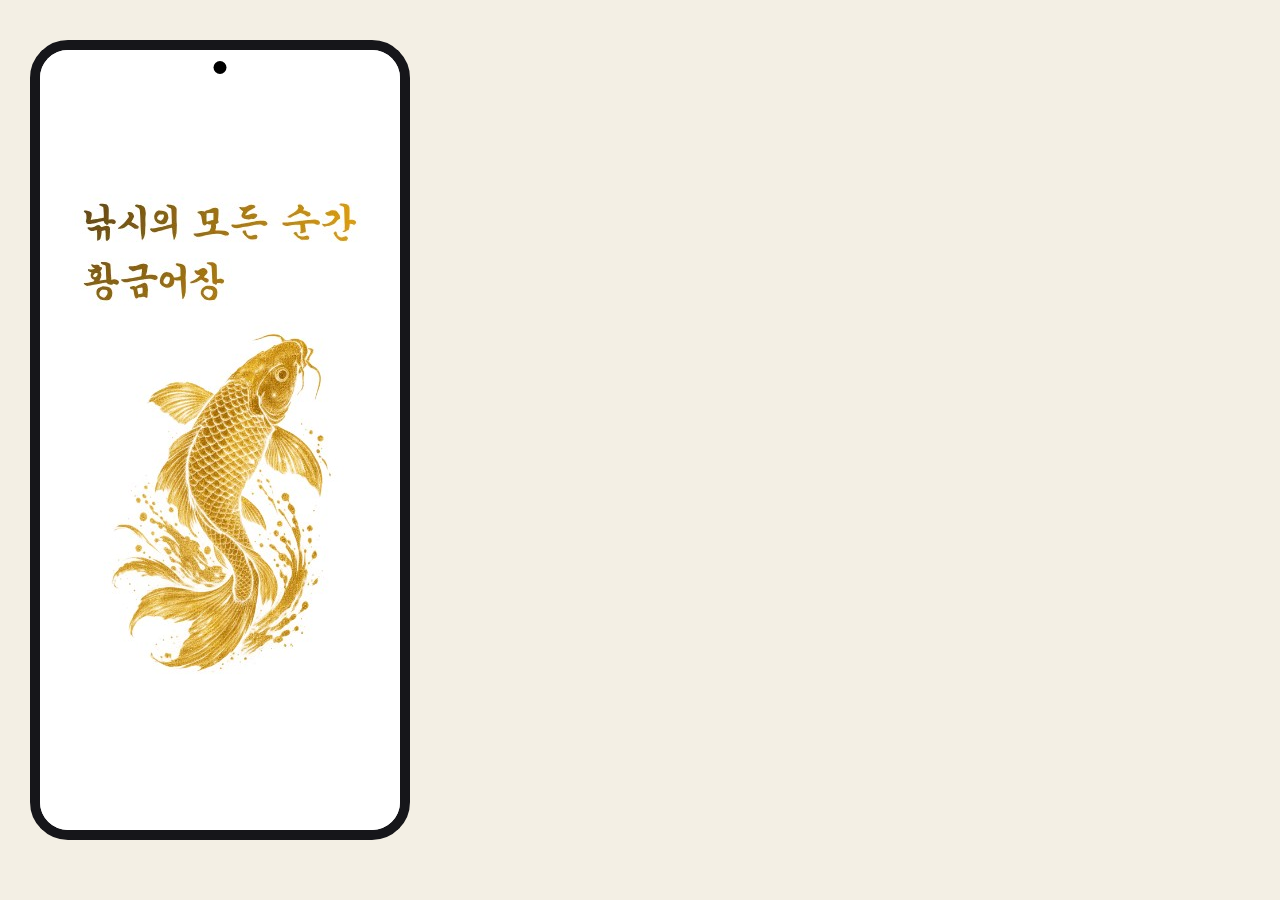
<file: public/demo/goldenfishery/index.html>
<!DOCTYPE html>
<html lang="ko">
<head>
<meta charset="UTF-8" />
<meta name="viewport" content="width=device-width, initial-scale=1.0" />
<title>황금어장 — 데모</title>
<style>
/* ============================================================
   황금어장 데모 — 440 x 880 뷰포트 안에 380 x 800 폰(화면 360 x 780)
   스플래시 · 로그인 · 도감 · 도감 상세는 실제 앱 화면 캡처,
   홈 · 게시판은 피그마 구성을 도감 화면과 같은 톤으로 옮겼다.
   ============================================================ */
:root {
  --gold: #E5AE2F; --gold-soft: #FCEFD3; --ink: #111318; --muted: #8B8F98;
  --card: #F1F1F3; --line: #E6E7EB;
  --font: Pretendard, -apple-system, BlinkMacSystemFont, "Segoe UI", "Noto Sans KR", sans-serif;
}
* { box-sizing: border-box; margin: 0; padding: 0; }
[hidden] { display: none !important; }
html, body { width: 440px; height: 880px; overflow: hidden; background: transparent; font-family: var(--font); }
.phone {
  position: absolute; left: 30px; top: 40px; width: 380px; height: 800px;
  border: 10px solid #16161a; border-radius: 38px; background: #fff; overflow: hidden;
}
.phone::before {
  content: ''; position: absolute; top: 11px; left: 50%; transform: translateX(-50%);
  width: 13px; height: 13px; border-radius: 50%; background: #000; z-index: 60;
}
.screen { position: absolute; inset: 0; opacity: 0; transition: opacity .45s ease; background: #fff; overflow: hidden; }
.screen.on { opacity: 1; z-index: 2; }
.screen > img.cap { display: block; width: 360px; height: 780px; }

/* 도감 상세 — 실제 캡처 두 장을 이어 아래로 스크롤하는 모습 */
.scroller { position: absolute; inset: 0; overflow: hidden; }
.scroller .clip { position: absolute; left: 0; right: 0; top: 0; bottom: 43px; overflow: hidden; }
.scroller .clip .rail { position: relative; height: 1048px; transition: transform 1.6s cubic-bezier(.45,0,.2,1); }
.scroller .clip .part { position: absolute; left: 0; width: 360px; overflow: hidden; }
.scroller .clip img { display: block; width: 360px; }
/* 두 캡처에 함께 담긴 'PERSONAL BEST' 카드(첫 장 y 662 = 둘째 장 y 351)를 기준으로 맞물려 잇는다 */
.scroller .part-a { top: 0; height: 662px; }
.scroller .part-b { top: 662px; height: 386px; }
.scroller .part-b img { margin-top: -351px; }
.scroller .bar { position: absolute; left: 0; right: 0; top: 0; height: 73px; overflow: hidden; z-index: 2; }
.scroller .bar img { display: block; width: 360px; }
.scroller .nav { position: absolute; left: 0; right: 0; bottom: 0; height: 43px; overflow: hidden; }
.scroller .nav img { display: block; width: 360px; margin-top: -737px; }

/* ─── 공통: 하단 탭바 · 시스템 내비 ─── */
.tabbar { position: absolute; left: 0; right: 0; top: 676px; height: 61px; display: flex; background: #fff; border-top: 1px solid #f2f2f4; }
.tab { flex: 1; display: flex; flex-direction: column; align-items: center; justify-content: center; gap: 3px; color: #4b4f58; }
.tab i { display: grid; place-items: center; width: 44px; height: 27px; border-radius: 14px; }
.tab svg { width: 21px; height: 21px; }
.tab span { font-size: 9.5px; font-weight: 800; color: #111; display: none; }
.tab.on i { background: #EDEDF0; }
.tab.on span { display: block; }
.sysnav { position: absolute; left: 0; right: 0; bottom: 0; height: 43px; background: #979797; display: flex; align-items: center; justify-content: space-around; padding: 0 60px; color: #fff; }
.sysnav svg { width: 17px; height: 17px; }

/* ─── 홈 ─── */
.home { background: #F7F7F9; }
.home-top { position: absolute; left: 18px; right: 18px; top: 36px; display: flex; justify-content: space-between; align-items: center; color: #444; }
.home-top .r { display: flex; gap: 12px; }
.home-top .r i { width: 30px; height: 30px; border-radius: 999px; background: #fff; display: grid; place-items: center; box-shadow: 0 2px 8px rgba(0,0,0,.05); }
.home-top svg { width: 17px; height: 17px; }
.hello { position: absolute; left: 22px; right: 22px; top: 92px; display: flex; justify-content: space-between; align-items: flex-end; }
.hello h1 { font-size: 20px; line-height: 1.38; font-weight: 800; letter-spacing: -.03em; color: var(--ink); }
.hello h1 b { color: var(--gold); }
.hello .chev { color: #999; font-size: 18px; margin-bottom: 4px; }
.stats { position: absolute; left: 18px; right: 18px; top: 172px; display: grid; grid-template-columns: 1fr 1fr; gap: 10px; }
.stat { height: 74px; padding: 13px 14px; border-radius: 18px; background: #fff; box-shadow: 0 4px 14px rgba(20,20,30,.05); }
.stat svg { width: 18px; height: 18px; color: var(--gold); }
.stat small { display: block; margin-top: 4px; font-size: 9px; color: var(--muted); font-weight: 600; }
.stat b { font-size: 16px; font-weight: 900; letter-spacing: -.02em; }
.best {
  position: absolute; left: 18px; right: 18px; top: 260px; height: 104px; padding: 16px 18px; overflow: hidden;
  border-radius: 22px; background: linear-gradient(135deg, #F0B93B, #E09A16); color: #fff;
  box-shadow: 0 10px 24px rgba(229,174,47,.35);
}
.best small { font-size: 9.5px; font-weight: 700; opacity: .92; }
.best b { display: block; margin-top: 6px; font-size: 22px; font-weight: 900; letter-spacing: -.03em; }
.best span { display: block; margin-top: 4px; font-size: 9.5px; opacity: .9; }
.best::after { content: ''; position: absolute; right: -26px; top: -30px; width: 150px; height: 150px; border-radius: 999px; background: rgba(255,255,255,.14); }
.best img { position: absolute; right: 22px; top: 22px; width: 58px; z-index: 1; filter: drop-shadow(0 4px 8px rgba(0,0,0,.18)); }
.sec { position: absolute; left: 22px; right: 22px; top: 386px; display: flex; justify-content: space-between; font-size: 13px; font-weight: 800; }
.sec em { font-style: normal; color: #999; }
.trips { position: absolute; left: 18px; top: 414px; display: flex; gap: 12px; }
.trip { width: 200px; padding: 10px; border-radius: 20px; background: #fff; box-shadow: 0 4px 14px rgba(20,20,30,.05); }
.trip .ph { height: 110px; border-radius: 14px; }
.ph-a { background: linear-gradient(180deg, #F6D7C3 0%, #DCD9EA 45%, #8FA9C8 62%, #3E5F84 100%); }
.ph-b { background: linear-gradient(180deg, #9CC9EE 0%, #C8E2F4 40%, #4E87B8 58%, #2E5E8C 100%); }
.trip b { display: flex; justify-content: space-between; align-items: center; margin-top: 10px; font-size: 11.5px; font-weight: 800; }
.trip b em { font-style: normal; font-size: 8.5px; color: var(--gold); background: var(--gold-soft); padding: 3px 7px; border-radius: 999px; }
.trip span { display: block; margin-top: 3px; font-size: 9px; color: var(--muted); }
.quick-log { position: absolute; left: 18px; right: 18px; top: 596px; height: 62px; display: flex; align-items: center; gap: 12px; padding: 0 16px; border-radius: 18px; background: #fff; box-shadow: 0 4px 14px rgba(20,20,30,.05); }
.quick-log i { width: 34px; height: 34px; border-radius: 12px; background: var(--gold-soft); display: grid; place-items: center; color: var(--gold); }
.quick-log svg { width: 18px; height: 18px; }
.quick-log b { font-size: 11.5px; font-weight: 800; }
.quick-log span { display: block; font-size: 9px; color: var(--muted); }

/* ─── 게시판 ─── */
.board-top { position: absolute; left: 16px; right: 16px; top: 34px; display: flex; align-items: center; gap: 10px; }
.board-top .search { flex: 1; height: 36px; border-radius: 12px; background: var(--card); display: flex; align-items: center; padding: 0 12px; font-size: 10.5px; color: #9a9da5; }
.board-top svg { width: 18px; height: 18px; color: #555; }
.chips { position: absolute; left: 16px; top: 82px; display: flex; gap: 7px; }
.chip { padding: 7px 13px; border-radius: 999px; background: var(--card); font-size: 10.5px; font-weight: 700; color: #555; }
.chip.on { background: var(--gold); color: #fff; }
.posts { position: absolute; left: 16px; right: 16px; top: 122px; display: grid; gap: 10px; }
.post { position: relative; padding: 13px 14px; border-radius: 16px; background: #fff; border: 1px solid var(--line); }
.post .meta { display: flex; align-items: center; gap: 6px; font-size: 8.5px; color: var(--muted); }
.post .tag { padding: 2px 7px; border-radius: 5px; background: var(--gold-soft); color: #C98D10; font-weight: 800; }
.post b { display: block; margin-top: 7px; font-size: 11.5px; font-weight: 800; line-height: 1.4; }
.post p { margin-top: 4px; font-size: 9.5px; line-height: 1.5; color: #5d616a; display: -webkit-box; -webkit-line-clamp: 2; line-clamp: 2; -webkit-box-orient: vertical; overflow: hidden; }
.post.has-img b, .post.has-img p { margin-right: 74px; }
.post .thumb { position: absolute; right: 12px; top: 30px; width: 62px; height: 56px; border-radius: 10px; }
.post .foot { display: flex; justify-content: space-between; margin-top: 8px; font-size: 8.5px; color: var(--muted); }
.post .foot span { display: flex; gap: 9px; }
.post .foot .like { color: #E2574C; }
.fab { position: absolute; right: 18px; top: 612px; width: 48px; height: 48px; border-radius: 999px; background: var(--gold); color: #fff; display: grid; place-items: center; box-shadow: 0 8px 18px rgba(229,174,47,.45); z-index: 3; }
.fab svg { width: 22px; height: 22px; }

/* ─── 탭 하이라이트 (시연용) ─── */
.tap { position: absolute; z-index: 40; width: 40px; height: 40px; margin: -20px 0 0 -20px; border-radius: 999px; background: rgba(229,174,47,.38); opacity: 0; pointer-events: none; }
.tap.go { animation: tap .6s ease-out; }
@keyframes tap { 0% { opacity: 1; transform: scale(.4); } 100% { opacity: 0; transform: scale(1.4); } }

/* 단독으로 열었을 때는 가운데 배경을 깔아 둔다 */
body:not(.kiosk) { background: #f3efe4; }
</style>
</head>
<body>
<div class="phone" id="phone">

  <section class="screen" data-s="splash"><img class="cap" src="assets/splash.jpg" alt="스플래시"></section>
  <section class="screen" data-s="login"><img class="cap" src="assets/login.jpg" alt="로그인"></section>

  <section class="screen home" data-s="home">
    <div class="home-top">
      <svg viewBox="0 0 24 24" fill="none" stroke="currentColor" stroke-width="1.8"><rect x="4" y="5" width="16" height="15" rx="2"/><path d="M4 10h16M9 3v4M15 3v4"/></svg>
      <div class="r">
        <i><svg viewBox="0 0 24 24" fill="none" stroke="currentColor" stroke-width="1.8"><path d="M6 16V11a6 6 0 0 1 12 0v5l1.5 2h-15zM10 20a2 2 0 0 0 4 0"/></svg></i>
        <i><svg viewBox="0 0 24 24" fill="none" stroke="currentColor" stroke-width="1.8"><circle cx="12" cy="12" r="9"/><circle cx="12" cy="10" r="3"/><path d="M6.5 18.5a7 7 0 0 1 11 0"/></svg></i>
      </div>
    </div>
    <div class="hello"><h1>안녕하세요,<br><b>프로 앵글러</b> 김태윤님</h1><span class="chev">›</span></div>
    <div class="stats">
      <div class="stat"><svg viewBox="0 0 24 24" fill="none" stroke="currentColor" stroke-width="2" stroke-linecap="round"><path d="M3 8c3-2 6 2 9 0s6-2 9 0M3 13c3-2 6 2 9 0s6-2 9 0M3 18c3-2 6 2 9 0s6-2 9 0"/></svg><small>총 출조 횟수</small><b>24회</b></div>
      <div class="stat"><svg viewBox="0 0 24 24" fill="none" stroke="currentColor" stroke-width="2" stroke-linejoin="round"><path d="M2 12c4-6 11-6 15 0-4 6-11 6-15 0zM17 12l5-4v8z"/><circle cx="8" cy="11" r="1" fill="currentColor"/></svg><small>누적 어획량</small><b>128마리</b></div>
    </div>
    <div class="best"><small>현재 나의 최대어</small><b>참돔 82cm</b><span>2025.10.15 · 제주도 형제섬</span><img src="assets/stamp.png" alt=""></div>
    <div class="sec">최근 출조 기록<em>›</em></div>
    <div class="trips">
      <div class="trip"><div class="ph ph-a"></div><b>통영 앞바다 선상 낚시<em>대박</em></b><span>2025.11.02</span></div>
      <div class="trip"><div class="ph ph-b"></div><b>부산 기장 갯바위<em>참돔</em></b><span>2025.10.15</span></div>
    </div>
    <div class="quick-log"><i><svg viewBox="0 0 24 24" fill="none" stroke="currentColor" stroke-width="2" stroke-linecap="round"><circle cx="12" cy="12" r="9"/><path d="M12 8v8M8 12h8"/></svg></i><div><b>오늘의 출조 기록하기</b><span>장소 · 조과 · 장비를 한 번에 남겨요</span></div></div>
  </section>

  <section class="screen" data-s="board">
    <div class="board-top"><div class="search">제목, 어종, 지역으로 검색</div><svg viewBox="0 0 24 24" fill="none" stroke="currentColor" stroke-width="2" stroke-linecap="round"><circle cx="11" cy="11" r="6"/><path d="M20 20l-4.3-4.3"/></svg></div>
    <div class="chips"><span class="chip on">전체</span><span class="chip">자유</span><span class="chip">조황정보</span><span class="chip">팁/노하우</span></div>
    <div class="posts">
      <article class="post"><div class="meta"><span class="tag">조황정보</span>3분 전</div><b>제주도 무늬오징어 첫 수 성공! 포인트 공유합니다</b><p>드디어 제주도에서 무늬오징어를 잡았습니다. 에기 색상은 케이무라를 사용했고, 액션은 짧게 두 번…</p><div class="foot">초보조사<span><em>👁 42</em><em class="like">♥ 12</em><em>💬 5</em></span></div></article>
      <article class="post has-img"><div class="meta"><span class="tag">자유</span>1시간 전</div><b>새로 산 릴 자랑좀 해봅니다 ㅎㅎ</b><p>큰맘 먹고 스텔라 하나 장만했어요</p><div class="thumb ph-b"></div><div class="foot">앵글러kim<span><em>👁 128</em><em class="like">♥ 4</em></span></div></article>
      <article class="post"><div class="meta"><span class="tag">팁/노하우</span>3시간 전</div><b>초보자를 위한 합사 매듭법 완벽 정리 (FG노트)</b><p>루어 낚시의 기본인 FG노트 매는 법을 영상 캡처와 함께 상세히 설명해 드립니다.</p><div class="foot">낚시마스터<span><em>👁 532</em><em class="like">♥ 89</em><em>💬 24</em></span></div></article>
      <article class="post has-img"><div class="meta"><span class="tag">조황정보</span>어제</div><b>통영 갯바위 감성돔 4짜 조황</b><p>바람이 많이 불었지만 운 좋게…</p><div class="thumb ph-a"></div><div class="foot">갯바위조사<span><em>👁 310</em><em class="like">♥ 45</em></span></div></article>
    </div>
    <div class="fab"><svg viewBox="0 0 24 24" fill="none" stroke="currentColor" stroke-width="2.4" stroke-linecap="round"><path d="M12 5v14M5 12h14"/></svg></div>
  </section>

  <section class="screen" data-s="dex"><img class="cap" src="assets/dex-list.jpg" alt="도감"></section>

  <section class="screen" data-s="detail">
    <div class="scroller">
      <div class="clip"><div class="rail"><div class="part part-a"><img src="assets/dex-detail1.jpg" alt="도감 상세"></div><div class="part part-b"><img src="assets/dex-detail2.jpg" alt=""></div></div></div>
      <div class="bar"><img src="assets/dex-detail1.jpg" alt=""></div>
      <div class="nav"><img src="assets/dex-detail1.jpg" alt=""></div>
    </div>
  </section>

  <!-- 홈 · 게시판 공용 탭바와 시스템 내비 (도감 캡처와 같은 모양) -->
  <nav class="tabbar" id="tabbar" hidden>
    <div class="tab" data-t="home"><i><svg viewBox="0 0 24 24" fill="none" stroke="currentColor" stroke-width="1.8" stroke-linejoin="round"><path d="M4 11l8-7 8 7v8.5a1 1 0 0 1-1 1h-4.5V15h-5v5.5H5a1 1 0 0 1-1-1z"/></svg></i><span>홈</span></div>
    <div class="tab" data-t="board"><i><svg viewBox="0 0 24 24" fill="none" stroke="currentColor" stroke-width="1.8" stroke-linejoin="round"><path d="M4 5h16v11H9l-5 4z"/><path d="M8.5 10.5h.01M12 10.5h.01M15.5 10.5h.01" stroke-width="2.4" stroke-linecap="round"/></svg></i><span>게시판</span></div>
    <div class="tab" data-t="map"><i><svg viewBox="0 0 24 24" fill="none" stroke="currentColor" stroke-width="1.8"><path d="M12 21s6-5.6 6-10.5a6 6 0 0 0-12 0C6 15.4 12 21 12 21z"/><circle cx="12" cy="10.5" r="2.2"/><path d="M5 21h14"/></svg></i><span>지도</span></div>
    <div class="tab" data-t="log"><i><svg viewBox="0 0 24 24" fill="none" stroke="currentColor" stroke-width="1.8"><rect x="6" y="3" width="12" height="18" rx="2"/><path d="M9 8h6M9 12h6M9 16h4"/></svg></i><span>기록</span></div>
    <div class="tab" data-t="dex"><i><svg viewBox="0 0 24 24" fill="none" stroke="currentColor" stroke-width="1.8" stroke-linejoin="round"><path d="M3 6c3-1.5 6-1.5 9 0v13c-3-1.5-6-1.5-9 0zM21 6c-3-1.5-6-1.5-9 0v13c3-1.5 6-1.5 9 0z"/></svg></i><span>도감</span></div>
  </nav>
  <div class="sysnav" id="sysnav" hidden>
    <svg viewBox="0 0 24 24"><path d="M7 6v12M12 6v12M17 6v12" stroke="currentColor" stroke-width="1.8" stroke-linecap="round"/></svg>
    <svg viewBox="0 0 24 24"><rect x="5.5" y="5.5" width="13" height="13" rx="4.5" fill="none" stroke="currentColor" stroke-width="1.8"/></svg>
    <svg viewBox="0 0 24 24"><path d="M15 5l-7 7 7 7" fill="none" stroke="currentColor" stroke-width="1.8" stroke-linecap="round" stroke-linejoin="round"/></svg>
  </div>
  <div class="tap" id="tap"></div>
</div>

<script>
(function () {
  'use strict';
  var screens = {};
  document.querySelectorAll('.screen').forEach(function (s) { screens[s.dataset.s] = s; });
  var tabbar = document.getElementById('tabbar');
  var sysnav = document.getElementById('sysnav');
  var tapEl = document.getElementById('tap');
  var rail = document.querySelector('.scroller .rail');

  function show(name) {
    Object.keys(screens).forEach(function (k) { screens[k].classList.toggle('on', k === name); });
    /* 홈 · 게시판만 HTML 탭바를 쓰고, 캡처 화면은 자기 탭바가 그려져 있다 */
    var own = name === 'home' || name === 'board';
    tabbar.hidden = !own; sysnav.hidden = !own;
    tabbar.style.zIndex = sysnav.style.zIndex = 5;
    tabbar.querySelectorAll('.tab').forEach(function (t) { t.classList.toggle('on', t.dataset.t === name); });
    if (name === 'detail') { rail.style.transition = 'none'; rail.style.transform = 'translateY(0)'; void rail.offsetWidth; rail.style.transition = ''; }
  }
  function tap(x, y) {
    tapEl.style.left = x + 'px'; tapEl.style.top = y + 'px';
    tapEl.classList.remove('go'); void tapEl.offsetWidth; tapEl.classList.add('go');
  }

  /* [시각(ms), 동작] — 스플래시 → 로그인 → 홈 → 게시판 → 도감 → 도감 상세 → 반복 */
  var SCRIPT = [
    [0, function () { show('splash'); }],
    [2200, function () { show('login'); }],
    [3900, function () { tap(180, 541); }],
    [4400, function () { show('home'); }],
    [7400, function () { tap(108, 706); }],
    [7800, function () { show('board'); }],
    [11000, function () { tap(324, 706); }],
    [11400, function () { show('dex'); }],
    [13600, function () { tap(61, 196); }],
    [14000, function () { show('detail'); }],
    [16200, function () { rail.style.transform = 'translateY(-311px)'; }],
    [20200, null]
  ];
  var timers = [];
  function play() {
    timers.forEach(clearTimeout); timers = [];
    SCRIPT.forEach(function (s) { timers.push(setTimeout(s[1] || play, s[0])); });
  }

  if ((location.hash || '').indexOf('kiosk') !== -1) document.body.classList.add('kiosk');
  show('splash');
  var started = false;
  function start() { if (started) return; started = true; play(); }
  if ('IntersectionObserver' in window) {
    new IntersectionObserver(function (e, o) { if (e[0].isIntersecting) { start(); o.disconnect(); } }, { threshold: 0.05 }).observe(document.getElementById('phone'));
  }
  setTimeout(start, 1200);
})();
</script>
</body>
</html>
</file>
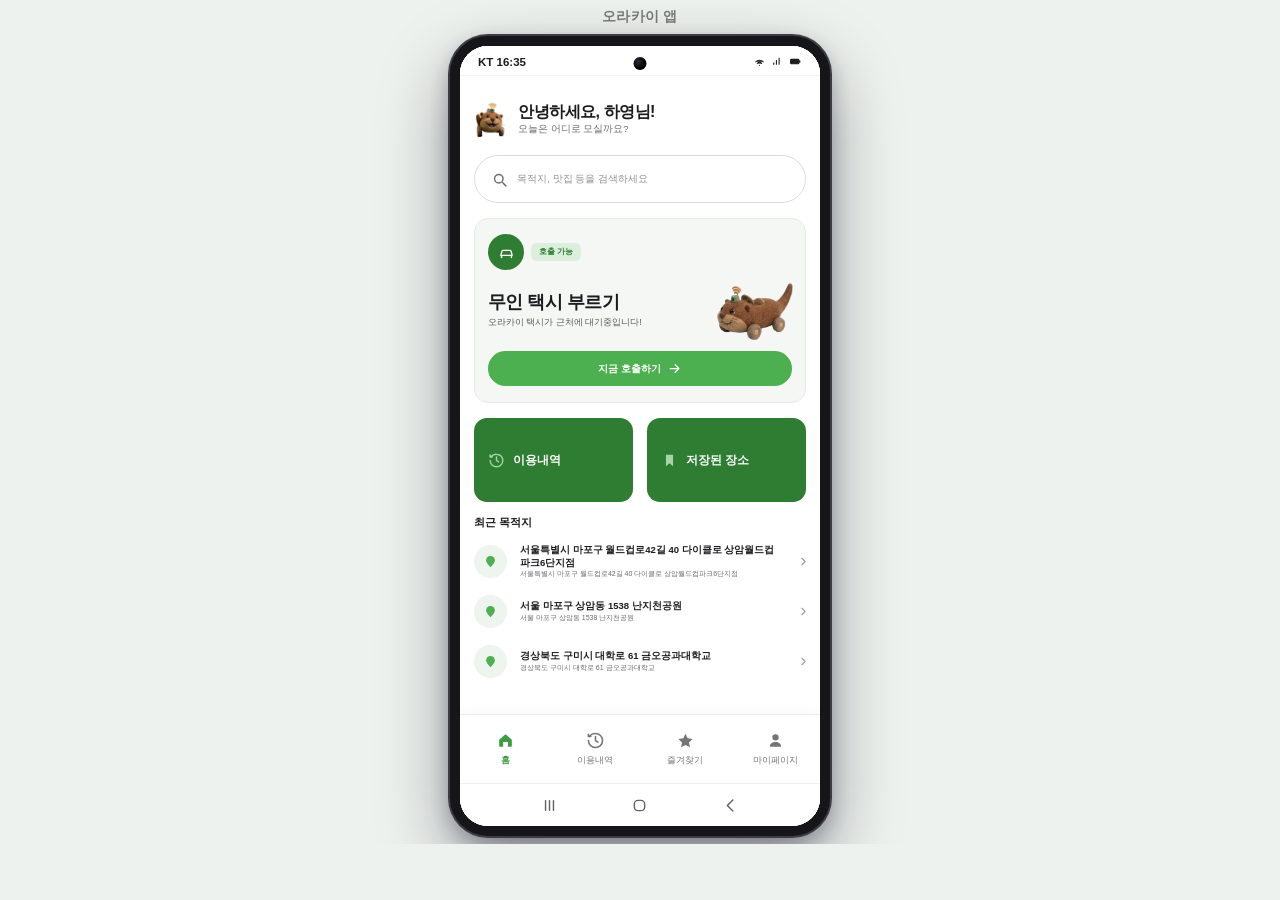
<file: public/demo/oracaree/index.html>
<!DOCTYPE html>
<html lang="ko" data-theme="light">
<head>
  <meta charset="UTF-8" />
  <meta name="viewport" content="width=device-width, initial-scale=1.0" />
  <title>오라카이 ORAcarEE — 데모</title>
  <link rel="icon" href="data:image/svg+xml,%3Csvg xmlns='http://www.w3.org/2000/svg' viewBox='0 0 48 48'%3E%3Crect width='48' height='48' rx='12' fill='%234CAF50'/%3E%3Cpath d='M12 30h24M15 30v4M33 30v4M14 30l3-9h14l3 9' stroke='%23fff' stroke-width='3' stroke-linecap='round' stroke-linejoin='round' fill='none'/%3E%3C/svg%3E" />
  <link rel="stylesheet" href="css/tokens.css" />
  <link rel="stylesheet" href="css/frame.css" />
  <link rel="stylesheet" href="css/app.css" />
</head>
<body>

  <div class="stage-outer">
    <div class="stage" id="stage">
      <div class="phone-wrap" id="phone1-wrap">
        <div class="phone-label">오라카이 앱</div>
        <div class="phone" id="phone1">
          <div class="statusbar">
            <span class="sb-time"><b>KT</b> <span data-clock>9:13</span></span>
            <span class="sb-icons" data-sbicons></span>
          </div>
          <div class="screen" data-screen></div>
          <div class="headsup" id="headsup">
            <img src="assets/otter-down-right.png" alt="">
            <div><b>수달 택시 결제 안내</b><span>도착시 결제수단에 등록하신 카드로 결제 됩니다.</span></div>
          </div>
          <div class="toast hidden" id="toast"></div>
          <!-- 녹화 기기(갤럭시)의 3버튼 내비게이션 바 -->
          <div class="navbar" aria-hidden="true">
            <svg viewBox="0 0 24 24"><path d="M7 6v12M12 6v12M17 6v12" stroke="currentColor" stroke-width="1.8" stroke-linecap="round"/></svg>
            <svg viewBox="0 0 24 24"><rect x="5.5" y="5.5" width="13" height="13" rx="4.5" fill="none" stroke="currentColor" stroke-width="1.8"/></svg>
            <svg viewBox="0 0 24 24"><path d="M15 5l-7 7 7 7" fill="none" stroke="currentColor" stroke-width="1.8" stroke-linecap="round" stroke-linejoin="round"/></svg>
          </div>
        </div>
      </div>
    </div>
  </div>

  <script src="js/icons.js"></script>
  <script src="js/tracks.js"></script>
  <script src="js/screens.js"></script>
  <script src="js/scenario.js"></script>
  <script src="js/main.js"></script>
</body>
</html>
</file>
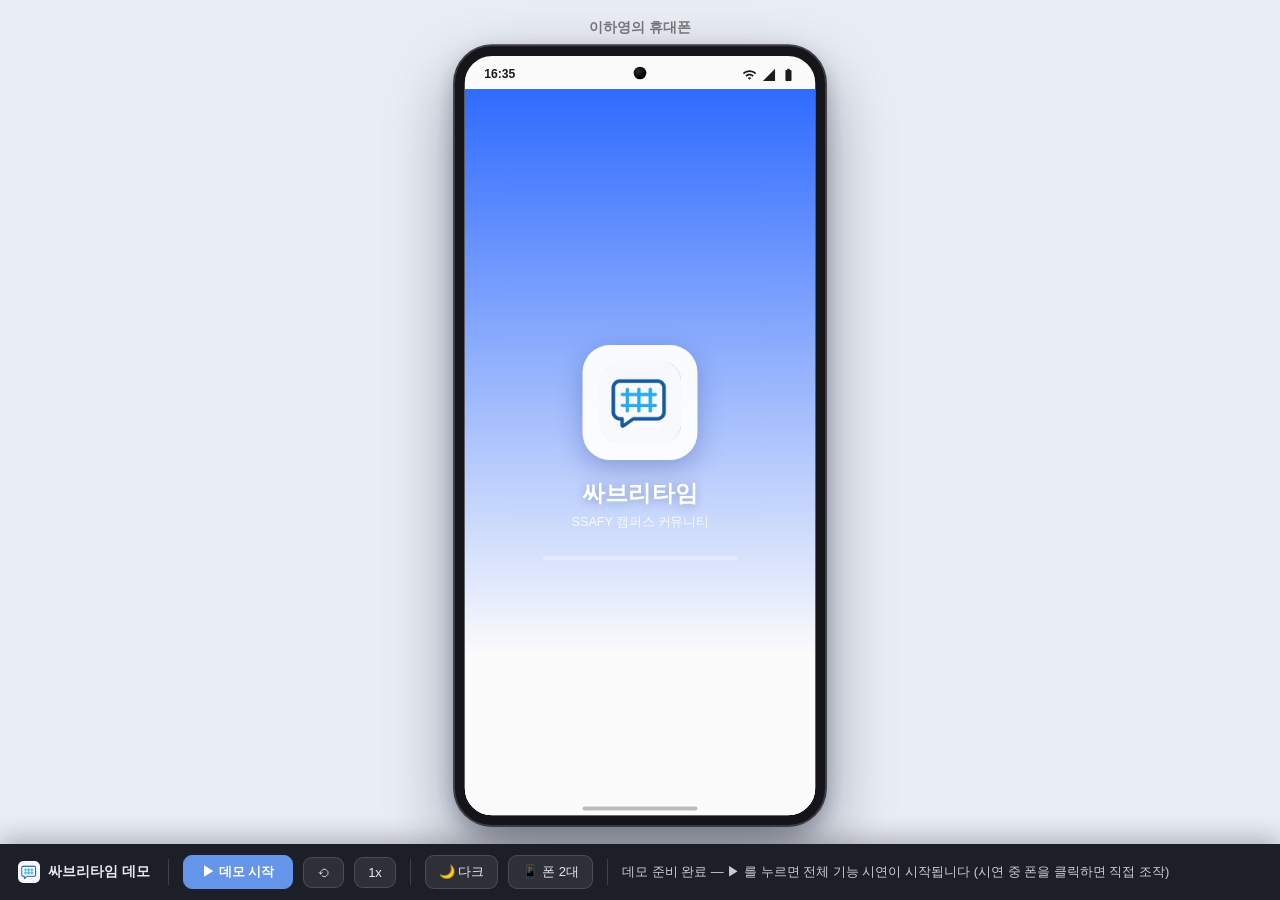
<file: public/demo/ssabree/index.html>
<!DOCTYPE html>
<html lang="ko" data-theme="light">
<head>
  <meta charset="UTF-8" />
  <meta name="viewport" content="width=device-width, initial-scale=1.0" />
  <title>싸브리타임 — 데모</title>
  <link rel="icon" href="data:image/svg+xml,%3Csvg xmlns='http://www.w3.org/2000/svg' viewBox='0 0 48 48'%3E%3Cpath d='M24 6C13.5 6 5 13.6 5 23c0 5.6 3.1 10.6 7.9 13.7L11 43l8.6-3.4c1.4.3 2.9.4 4.4.4 10.5 0 19-7.6 19-17S34.5 6 24 6z' fill='%231D6FD0'/%3E%3Cpath d='M19 16l-2.4 14M31.4 16 29 30M15 20.5h18.4M14 25.5h18.4' stroke='%23fff' stroke-width='3' stroke-linecap='round'/%3E%3C/svg%3E" />
  <link rel="stylesheet" href="css/tokens.css" />
  <link rel="stylesheet" href="css/frame.css" />
  <link rel="stylesheet" href="css/app.css" />
</head>
<body>

  <!-- ============================================================
       스테이지 — 갤럭시 폰 1대 (+ 양방향 장면에서 폰 2 슬라이드 인)
       ============================================================ -->
  <div class="stage-outer">
    <div class="stage" id="stage">

      <div class="phone-wrap" id="phone1-wrap">
        <div class="phone-label">이하영의 휴대폰</div>
        <div class="phone" id="phone1">
          <div class="statusbar">
            <span class="sb-time" data-clock>10:24</span>
            <span class="sb-icons" data-sbicons></span>
          </div>
          <div class="screen" data-screen></div>
          <div class="headsup" data-headsup></div>
          <div class="gesturebar"></div>
        </div>
      </div>

      <div class="phone-wrap" id="phone2-wrap">
        <div class="phone-label">박싸피의 휴대폰</div>
        <div class="phone" id="phone2">
          <div class="statusbar">
            <span class="sb-time" data-clock>10:24</span>
            <span class="sb-icons" data-sbicons></span>
          </div>
          <div class="screen" data-screen></div>
          <div class="headsup" data-headsup></div>
          <div class="gesturebar"></div>
        </div>
      </div>

    </div>
  </div>

  <!-- ============================================================
       데모 컨트롤 스트립 (실제 앱 UI 아님)
       ============================================================ -->
  <div class="demo-strip">
    <span class="brand" data-strip-logo>싸브리타임 데모</span>
    <div class="demo-sep"></div>
    <button id="demo-play" class="demo-play" type="button">▶ 데모 시작</button>
    <button id="demo-reset" type="button" title="리셋">⟲</button>
    <button id="demo-speed" type="button" title="배속">1x</button>
    <div class="demo-sep"></div>
    <button id="demo-theme" type="button" title="라이트/다크 전환">🌙 다크</button>
    <button id="demo-dual" type="button" title="상대방(박싸피) 폰 표시">📱 폰 2대</button>
    <div class="demo-sep"></div>
    <span id="demo-phase" class="demo-phase">데모 준비 완료 — ▶ 를 누르면 전체 기능 시연이 시작됩니다</span>
  </div>

  <div id="toast" class="toast hidden"></div>

  <script src="js/icons.js"></script>
  <script src="js/data.js"></script>
  <script src="js/store.js"></script>
  <script src="js/phone.js"></script>
  <script src="js/ui-home.js"></script>
  <script src="js/ui-board.js"></script>
  <script src="js/ui-group.js"></script>
  <script src="js/ui-chat.js"></script>
  <script src="js/scenario.js"></script>
  <script src="js/main.js"></script>
</body>
</html>
</file>
<file: public/demo/oracaree/css/tokens.css>
/* ============================================================
   ORAcarEE 데모 — 디자인 토큰 (실제 앱 Color.kt 기준)
   ============================================================ */

:root {
  --primary: #4CAF50;
  --primary-strong: #3E9B42;
  --on-primary: #FFFFFF;
  --primary-container: #E8F5E9;
  --background: #FFFFFF;
  --surface: #FFFFFF;
  --surface-soft: #F6F8F6;
  --on-background: #1C1B1F;
  --on-surface: #1C1B1F;
  --on-surface-variant: #6B6B70;
  --outline: #E3E6E3;
  --field: #F3F5F3;
  --danger: #E03B3B;
  --info: #3A7BD5;

  --page-bg: #EEF2EE;
  --radius: 16px;
  --font: 'Pretendard', -apple-system, BlinkMacSystemFont, 'Segoe UI', 'Noto Sans KR', sans-serif;

  /* 지도 */
  --map-land: #F2F1EC;
  --map-block: #E7E6DF;
  --map-road: #FFFFFF;
  --map-main-road: #FCE9A8;
  --map-water: #BFD9E8;
  --map-green: #D8E8CE;
  --map-route: #2F6DE0;
}
</file>
<file: public/demo/oracaree/css/frame.css>
/* ============================================================
   SSABREE 데모 — 페이지 스테이지 + 갤럭시 폰 프레임 + 데모 스트립
   폰 내부(앱 화면)는 app.css 담당.
   ============================================================ */

* { box-sizing: border-box; margin: 0; padding: 0; }

html, body { height: 100%; }

body {
  font-family: var(--font);
  background: var(--page-bg);
  overflow: hidden;
  transition: background-color 0.25s;
}

/* ─── 스테이지 ─── */
.stage-outer {
  position: fixed;
  inset: 0 0 56px 0;               /* 하단 데모 스트립 공간 */
  display: flex;
  align-items: center;
  justify-content: center;
  overflow: hidden;
}

.stage {
  display: flex;
  align-items: flex-start;
  gap: 44px;
  transform-origin: center center;
}

.phone-wrap { display: flex; flex-direction: column; align-items: center; gap: 10px; }

.phone-label {
  font-size: 14px;
  font-weight: 600;
  color: var(--on-background);
  opacity: 0.55;
  letter-spacing: 0.02em;
  user-select: none;
}
html[data-theme="dark"] .phone-label { color: #C9CBD6; }

/* 폰2 는 dual 모드에서만 등장 */
#phone2-wrap {
  display: none;
  opacity: 0;
  transform: translateX(48px);
}
.stage.dual #phone2-wrap {
  display: flex;
  animation: fade-in-up 0.45s cubic-bezier(0.22, 1, 0.36, 1) forwards;
}

/* ─── 갤럭시 프레임 ─── */
.phone {
  position: relative;
  width: 380px;
  height: 800px;
  border-radius: 38px;
  border: 10px solid #16161a;
  background: var(--background);
  box-shadow:
    0 0 0 2px #3c3c44,
    0 30px 70px rgba(10, 15, 35, 0.4),
    0 8px 22px rgba(10, 15, 35, 0.28);
  overflow: hidden;
  transition: background-color 0.25s;
}

/* 펀치홀 카메라 */
.phone::before {
  content: '';
  position: absolute;
  top: 11px;
  left: 50%;
  transform: translateX(-50%);
  width: 13px;
  height: 13px;
  border-radius: 50%;
  background: radial-gradient(circle at 35% 35%, #2a2d36 0%, #000 60%);
  z-index: 60;
  pointer-events: none;
}

/* 상태바 */
.statusbar {
  position: absolute;
  top: 0; left: 0; right: 0;
  height: 34px;
  display: flex;
  align-items: center;
  justify-content: space-between;
  padding: 4px 20px 0;
  font-size: 12.5px;
  font-weight: 600;
  color: var(--on-background);
  z-index: 50;
  pointer-events: none;
  transition: color 0.25s;
}
.statusbar .sb-icons { display: flex; align-items: center; gap: 5px; }
.statusbar svg { width: 15px; height: 15px; fill: currentColor; }

/* 앱 화면 영역 */
.screen {
  position: absolute;
  inset: 0;
  padding-top: 34px;
  display: flex;
  flex-direction: column;
  overflow: hidden;
}

/* 제스처 내비게이션 바 */
.gesturebar {
  position: absolute;
  bottom: 5px;
  left: 50%;
  transform: translateX(-50%);
  width: 118px;
  height: 4px;
  border-radius: 4px;
  background: currentColor;
  color: var(--on-background);
  opacity: 0.28;
  z-index: 55;
  pointer-events: none;
}

/* ─── FCM 헤드업 알림 (Android 시스템 알림 목업) ─── */
.headsup {
  position: absolute;
  top: 40px;
  left: 10px;
  right: 10px;
  z-index: 70;
  background: var(--surface);
  border-radius: 22px;
  padding: 13px 16px;
  box-shadow: 0 10px 34px rgba(10, 15, 35, 0.35), 0 2px 8px rgba(10, 15, 35, 0.2);
  display: none;
  animation: headsup-in 0.4s cubic-bezier(0.22, 1, 0.36, 1);
}
.headsup.show { display: block; }
.headsup .hu-app {
  display: flex;
  align-items: center;
  gap: 7px;
  font-size: 11.5px;
  color: var(--on-surface-variant);
  margin-bottom: 5px;
}
.headsup .hu-app svg { width: 15px; height: 15px; }
.headsup .hu-title {
  font-size: 14px;
  font-weight: 700;
  color: var(--on-surface);
  margin-bottom: 2px;
}
.headsup .hu-body { font-size: 13px; color: var(--on-surface-variant); }

/* ─── 시나리오 하이라이트 ─── */
.demo-flash {
  animation: flash-ring 0.9s ease-out 2;
  border-radius: 14px;
}

/* ─── 데모 컨트롤 스트립 ─── */
.demo-strip {
  position: fixed;
  left: 0; right: 0; bottom: 0;
  height: 56px;
  background: var(--strip-bg);
  color: var(--strip-fg);
  display: flex;
  align-items: center;
  gap: 10px;
  padding: 0 18px;
  z-index: 200;
  box-shadow: 0 -6px 24px rgba(0, 0, 0, 0.25);
}
.demo-strip .brand {
  display: flex;
  align-items: center;
  gap: 8px;
  font-weight: 700;
  font-size: 14px;
  margin-right: 4px;
  user-select: none;
}
.demo-strip .brand svg { width: 22px; height: 22px; }
.demo-strip button {
  font-family: var(--font);
  background: rgba(255, 255, 255, 0.08);
  color: var(--strip-fg);
  border: 1px solid rgba(255, 255, 255, 0.14);
  border-radius: 9px;
  padding: 7px 13px;
  font-size: 13px;
  cursor: pointer;
  transition: background 0.15s;
  white-space: nowrap;
}
.demo-strip button:hover { background: rgba(255, 255, 255, 0.16); }
.demo-strip .demo-play {
  background: #6495EB;
  border-color: #6495EB;
  color: #fff;
  font-weight: 700;
  padding: 7px 18px;
}
.demo-strip .demo-play:hover { background: #5586e0; }
.demo-strip .demo-play.playing { background: #3d5f9e; border-color: #3d5f9e; }
.demo-strip .demo-sep {
  width: 1px;
  height: 26px;
  background: rgba(255, 255, 255, 0.15);
  margin: 0 4px;
}
.demo-strip .demo-phase {
  flex: 1;
  font-size: 13px;
  opacity: 0.85;
  white-space: nowrap;
  overflow: hidden;
  text-overflow: ellipsis;
}

/* ─── 토스트 (페이지 하단) ─── */
.toast {
  position: fixed;
  bottom: 72px;
  left: 50%;
  transform: translateX(-50%);
  background: rgba(28, 31, 39, 0.94);
  color: #fff;
  font-size: 13.5px;
  padding: 11px 20px;
  border-radius: 999px;
  z-index: 300;
  box-shadow: 0 8px 26px rgba(0, 0, 0, 0.35);
  animation: fade-in-up 0.25s ease-out;
  max-width: 82vw;
  text-align: center;
}
.toast.hidden { display: none; }

/* ─── 좁은 화면: 세로 스택 ─── */
@media (max-width: 640px) {
  .stage { flex-direction: column; align-items: center; gap: 28px; }
  .demo-strip { flex-wrap: wrap; height: auto; padding: 8px 12px; }
  .demo-strip .demo-phase { display: none; }
}
</file>
<file: public/demo/oracaree/css/app.css>
/* ============================================================
   ORAcarEE 데모 — 앱 화면 (화이트 모드 테마)
   화면 좌표: 상태바 0–30 · 앱바 30–86 · 탭바 668–737 · 내비바 737–780
   ============================================================ */

.phone { background: #ffffff; }

/* ─── 상태바 · 내비바 (화이트 모드) ─── */
.statusbar { height: 30px; padding: 2px 18px 0; color: #1c1b1f; background: #ffffff; font-size: 11.5px; border-bottom: 1px solid rgba(0, 0, 0, .04); }
.statusbar .sb-time b { font-weight: 700; color: #1c1b1f; }
.statusbar svg { width: 13px; height: 13px; color: #1c1b1f; }
.gesturebar { display: none; }
.navbar {
  position: absolute; left: 0; right: 0; bottom: 0; height: 43px; z-index: 55;
  display: flex; align-items: center; justify-content: space-around; padding: 0 44px;
  background: #ffffff; color: #5f6368; pointer-events: none; border-top: 1px solid #f0f0f0;
}
.navbar svg { width: 19px; height: 19px; }

.screen { padding-top: 0; background: #ffffff; color: #1c1b1f; font-family: var(--font); }
.scene { position: absolute; inset: 0; overflow: hidden; }

/* ─── 녹화 캡처 · 지도 이미지 ─── */
.shot { position: absolute; left: 0; top: 30px; width: 360px; height: 707px; background: #ffffff; }
.shot img { display: block; width: 360px; height: auto; }
.map-area { position: absolute; left: 0; top: 30px; width: 360px; height: 483px; overflow: hidden; background: #eef1ee; }
.map-area.tall { height: 638px; }
.still { position: absolute; inset: 0; }
.still img { display: block; width: 360px; height: auto; }
/* 키보드가 올라오면 지도 영역이 줄어 핀이 남은 영역의 가운데로 올라간다 */
.map-area.is-kbd .still { transform: translateY(-66px); transition: transform .3s ease; }
.still.fade-in { animation: still-fade .45s ease; }
@keyframes still-fade { from { opacity: 0; transform: scale(1.02); } }
/* 지도를 손으로 끌어 다른 지점으로 옮기는 모습 */
.still.drag-in { animation: still-drag .5s cubic-bezier(.22,1,.36,1); }
@keyframes still-drag { from { opacity: .35; transform: translate(26px, -18px); } }
/* 도착지 설정 직후 — 지도 타일이 아직 안 뜬 빈 화면 */
.still.blank { background: #effcf2; }
.center-pin { position: absolute; left: 167px; top: 280px; width: 26px; height: 35px; }

/* ─── 앱바 (화이트 모드) ─── */
.appbar {
  position: absolute; left: 0; right: 0; top: 30px; height: 56px; z-index: 5;
  display: flex; align-items: center; gap: 12px; padding: 0 14px;
  background: rgba(255, 255, 255, .98); color: #1c1b1f; border-bottom: 1px solid #eef0ee;
  box-shadow: 0 1px 6px rgba(0, 0, 0, .04);
}
.appbar .back { width: 20px; height: 20px; color: #1c1b1f; }
.appbar h1 { margin: 0; font-size: 15px; font-weight: 800; letter-spacing: -.01em; color: #1c1b1f; }

/* ─── 하단 탭바 (화이트 모드) ─── */
.tabbar {
  position: absolute; left: 0; right: 0; top: 668px; height: 69px; z-index: 6;
  display: flex; background: #ffffff; border-top: 1px solid #ebebeb;
  box-shadow: 0 -2px 10px rgba(0, 0, 0, .03);
}
.tab { flex: 1; display: flex; flex-direction: column; align-items: center; justify-content: center; gap: 5px; color: #757575; }
.tab svg { width: 19px; height: 19px; }
.tab span { font-size: 8.5px; font-weight: 500; color: #757575; }
.tab.on, .tab.on span { color: #3e9b42; font-weight: 700; }

/* ─── 하단 시트 (화이트 모드) ─── */
.sheet {
  position: absolute; left: 0; right: 0; top: 483px; bottom: 112px; z-index: 4;
  border-radius: 19px 19px 0 0; padding: 0 14px;
  background: #ffffff; color: #1c1b1f; box-shadow: 0 -4px 20px rgba(0, 0, 0, .08);
}
.sheet.dark { background: #ffffff; color: #1c1b1f; }
.sheet.light { background: #ffffff; color: #1c1b1f; }
.sheet h2 { margin: 0; font-size: 14px; font-weight: 800; letter-spacing: -.02em; text-align: center; color: #1c1b1f; }
.sheet.dark h2, .sheet h2 { padding-top: 16px; }
.grab { width: 27px; height: 3px; border-radius: 3px; background: #d5d8d5; margin: 13px auto 0; }

.field {
  display: flex; align-items: center; height: 48px; margin-top: 15px; padding: 0 13px;
  border: 1px solid #e0e4e0; border-radius: 8px; font-size: 10px; overflow: hidden; white-space: nowrap;
  background: #f4f6f4;
}
.field .typed { color: #1c1b1f; font-weight: 600; overflow: hidden; text-overflow: ellipsis; }
.field .ph { color: #8e908e; }
.field.focus { border: 1.5px solid #4caf50; background: #ffffff; }
.caret { display: inline-block; width: 1.5px; height: 13px; margin-left: 1px; background: #4caf50; animation: blink 1s steps(1) infinite; flex: none; }
@keyframes blink { 50% { opacity: 0; } }

.btn-pill {
  display: flex; align-items: center; justify-content: center; height: 43px; margin-top: 29px;
  border-radius: 999px; background: #4caf50; color: #ffffff; font-size: 11px; font-weight: 700;
  box-shadow: 0 4px 12px rgba(76, 175, 80, .26); cursor: pointer;
}

/* 키보드가 열렸을 때 — 시트가 키보드 바로 위로 올라간다 */
.sheet.is-kbd { top: 338px; bottom: auto; height: 120px; }
.sheet.is-kbd .btn-pill { display: none; }
/* 녹화 키보드 이미지 맨 윗줄의 경계선이 반전되면 까만 선으로 보여 잘라낸다 */
.keyboard { position: absolute; left: 0; right: 0; top: 448px; z-index: 30; overflow: hidden; background: #f7f8f9; }
.keyboard img { display: block; width: 360px; height: auto; margin-top: -3px; filter: invert(0.92) hue-rotate(180deg); }
/* 녹화 키보드 이미지의 추천어 줄을 지금 입력 중인 글자에 맞게 다시 그린다 */
.suggest {
  position: absolute; left: 0; right: 0; top: 0; height: 30px; padding: 0 32px 0 34px;
  display: flex; align-items: center; justify-content: space-around; background: #f0f2f5;
  color: #202124; font-size: 10.5px; font-weight: 600; border-bottom: 1px solid #e0e3e6;
}
.suggest span { min-width: 48px; text-align: center; }

/* ─── 경로 확인 (화이트 모드) ─── */
.sheet.route { top: 470px; padding-top: 22px; }
.trip-line { margin: 0 0 6px; font-size: 9.6px; line-height: 1.45; font-weight: 700; color: #1c1b1f; }
.trip-line b { font-weight: 800; color: #4caf50; }
.fare { display: flex; align-items: center; justify-content: center; gap: 7px; height: 22px; margin-top: 12px; }
.fare.calc { font-size: 8.6px; color: #757575; font-weight: 500; }
.fare .won { font-size: 13px; font-weight: 800; color: #2e7d32; }
.fare i { font-style: normal; color: #aaa; }
.fare .min { font-size: 9.8px; font-weight: 700; color: #1976d2; }
.btn-hail {
  display: flex; align-items: center; justify-content: center; gap: 8px; height: 48px; margin-top: 10px;
  border-radius: 999px; background: linear-gradient(90deg, #4caf50, #66bb6a);
  color: #ffffff; font-size: 11px; font-weight: 800; box-shadow: 0 4px 14px rgba(76, 175, 80, .32);
}
.btn-hail svg { width: 17px; height: 17px; }
.hail-note { margin-top: 8px; text-align: center; font-size: 7.6px; color: #7e837e; }

/* ─── 근처 택시 탐색 ─── */
.sheet.searching { top: 490px; text-align: center; }
.finding { margin: 26px 0 0; font-size: 12.5px; font-weight: 800; color: #2e7d32; letter-spacing: -.02em; }
.spinner {
  width: 22px; height: 22px; margin: 18px auto 0; border-radius: 999px;
  border: 2.5px solid #4caf50; border-right-color: transparent; animation: spin .9s linear infinite;
}
@keyframes spin { to { transform: rotate(360deg); } }

/* ─── 녹화 궤적 재생 지도 ─── */
.live-map { position: absolute; left: 0; top: 0; width: 360px; height: 668px; overflow: hidden; background: #eef0ec; }
.live-map .pan { position: absolute; left: 0; top: 0; will-change: transform; }
.live-map .pan img { display: block; }
.live-map .otter {
  position: absolute; left: 147px; bottom: calc(668px - 382px); width: 66px; height: auto; z-index: 2;
  filter: drop-shadow(0 4px 5px rgba(0, 0, 0, .28));
}

/* ─── 배차 · 운행 시트 (밝은 시트) ─── */
.sheet.coming { top: 490px; text-align: center; }
.sheet.coming h2 { margin-top: 33px; }
.eta { display: flex; align-items: center; gap: 7px; margin-top: 11px; }
.sheet.coming .eta { justify-content: center; }
.badge { font-size: 7.6px; font-weight: 700; padding: 4px 6px; border-radius: 4px; background: #e3f0fb; color: #3a86d8; }
.eta b { font-size: 10.5px; font-weight: 800; color: #2f80d6; }

/* 내용(제목 · 도착 예정 · 차량 카드 · 버튼) 높이에 맞춰 버튼 아래 여백이 남지 않게 둔다 */
.sheet.riding { top: 432px; transition: top .45s cubic-bezier(.22,1,.36,1); }
.sheet.riding h2 { text-align: left; margin-top: 18px; }
.sheet.riding.is-collapsed { top: 642px; }
.car-card { display: flex; align-items: center; gap: 12px; margin-top: 14px; padding: 13px 14px; border-radius: 12px; background: #f3f4f6; }
.car-ico { width: 32px; height: 32px; border-radius: 999px; background: #e3f0fb; display: grid; place-items: center; flex: none; }
.car-ico svg { width: 17px; height: 17px; color: #3a86d8; }
.car-card .plate { display: block; font-size: 7px; color: #777; }
.car-card b { display: block; margin: 2px 0; font-size: 9.5px; font-weight: 800; }
.car-card .stat { display: block; font-size: 7px; font-weight: 600; color: #4caf50; }
.sheet-btns { display: grid; grid-template-columns: 1fr 1fr; gap: 9px; margin-top: 12px; }
.btn { height: 33px; border-radius: 10px; display: flex; align-items: center; justify-content: center; gap: 5px; font-size: 9px; font-weight: 700; color: #fff; }
.btn svg { width: 12px; height: 12px; }
.btn-green { background: #4caf50; }
.btn-red { background: #d32f2f; }

/* ─── 탑승지 도착 모달 (화면 정중앙 정렬 + 화이트 모드 카드) ─── */
.dim { position: absolute; inset: 30px 0 0; z-index: 20; background: rgba(0, 0, 0, .45); animation: fade-in .25s ease; }
.modal {
  position: absolute; left: 32px; right: 32px; top: 50%; transform: translateY(-50%); z-index: 21;
  padding: 24px 20px 20px; border-radius: 16px; background: #ffffff; color: #1c1b1f;
  box-shadow: 0 16px 48px rgba(0, 0, 0, .22); border: 1px solid rgba(0, 0, 0, .06);
  animation: pop-in .3s cubic-bezier(.22,1,.36,1);
}
.modal b { display: block; font-size: 13.5px; font-weight: 800; text-align: center; color: #1c1b1f; }
.modal p { margin: 12px 0 0; font-size: 9.5px; line-height: 1.6; color: #4a4a4f; text-align: center; }
.modal .btn-pill { margin-top: 18px; height: 38px; border-radius: 10px; background: #4caf50; color: #fff; }
@keyframes fade-in { from { opacity: 0; } }
@keyframes pop-in { from { opacity: 0; transform: translateY(calc(-50% + 14px)) scale(.97); } to { opacity: 1; transform: translateY(-50%) scale(1); } }

/* ─── 결제 안내 푸시 (헤드업 알림 — 화이트 카드) ─── */
.headsup {
  position: absolute; top: 36px; left: 9px; right: 9px; z-index: 70; display: flex;
  align-items: center; gap: 10px; padding: 11px 13px; border-radius: 18px;
  background: rgba(255, 255, 255, .98); color: #1c1b1f; box-shadow: 0 10px 30px rgba(0, 0, 0, .14);
  border: 1px solid rgba(0, 0, 0, .06);
  opacity: 0; transform: translateY(-120%); transition: transform .45s cubic-bezier(.22,1,.36,1), opacity .3s ease;
}
.headsup.show { display: flex; opacity: 1; transform: translateY(0); }
.headsup img { width: 34px; height: 34px; object-fit: contain; border-radius: 999px; background: #e9f4ea; flex: none; }
.headsup b { display: block; font-size: 10px; font-weight: 800; color: #1c1b1f; }
.headsup span { display: block; margin-top: 2px; font-size: 8.6px; color: #4e4e54; }

/* ─── 토스트 — 탭바 바로 위 ─── */
.toast {
  position: absolute; top: auto; bottom: 120px; left: 50%; transform: translateX(-50%);
  display: flex; align-items: center; gap: 7px; padding: 6px 13px 6px 7px; border-radius: 999px;
  background: rgba(40, 40, 40, .92); color: #fff; font-size: 9.5px; font-weight: 600;
  z-index: 300; white-space: nowrap; max-width: 90%; animation: fade-in-up .25s ease-out;
}
.toast img { width: 21px; height: 21px; object-fit: contain; border-radius: 6px; background: #e9f4ea; }
.toast.hidden { display: none; }
@keyframes fade-in-up { from { opacity: 0; transform: translate(-50%, 8px); } }

/* ─── 홈 (화이트 모드) — 녹화 화면의 배치를 1/3 좌표로 옮겼다 ─── */
.home { background: #fff; }
.home .hello { position: absolute; left: 12px; top: 54px; display: flex; align-items: center; gap: 8px; }
.home .hello img { width: 38px; height: 38px; object-fit: contain; }
.home .hello b { display: block; font-size: 16px; font-weight: 800; letter-spacing: -.03em; }
.home .hello span { display: block; font-size: 9.5px; color: #6b6b70; }
.home .searchbar {
  position: absolute; left: 14px; right: 14px; top: 109px; height: 48px; display: flex; align-items: center; gap: 9px;
  padding: 0 16px; border: 1.5px solid #d9ddd9; border-radius: 999px; font-size: 10px; color: #8e908e;
}
.home .searchbar svg { width: 17px; height: 17px; color: #6b6b70; }
.home .call-card {
  position: absolute; left: 14px; right: 14px; top: 172px; height: 185px; padding: 15px 13px;
  border-radius: 14px; background: #f4f7f4; border: 1px solid #e6ebe6;
}
.home .call-top { display: flex; align-items: center; gap: 7px; }
.home .call-icon { width: 36px; height: 36px; border-radius: 999px; background: #2e7d32; display: grid; place-items: center; }
.home .call-icon svg { width: 17px; height: 17px; color: #fff; }
.home .chip-ok { font-size: 7.6px; font-weight: 700; color: #2e7d32; background: #dcefdc; padding: 4px 8px; border-radius: 6px; }
.home .call-card h2 { margin: 20px 0 3px; font-size: 18px; font-weight: 800; letter-spacing: -.03em; }
.home .call-card p { margin: 0; font-size: 8.6px; color: #555a55; }
.home .call-otter { position: absolute; right: 12px; top: 64px; width: 76px; }
.home .btn-call {
  position: absolute; left: 13px; right: 13px; bottom: 16px; height: 35px; border-radius: 999px;
  display: flex; align-items: center; justify-content: center; gap: 6px;
  background: #4caf50; color: #fff; font-size: 10px; font-weight: 700;
}
.home .btn-call svg { width: 15px; height: 15px; }
.home .quick { position: absolute; left: 14px; right: 14px; top: 372px; display: grid; grid-template-columns: 1fr 1fr; gap: 14px; }
.home .quick-card { height: 84px; padding: 0 14px; display: flex; align-items: center; gap: 8px; border-radius: 13px; background: #2e7d32; color: #fff; }
.home .quick-card svg { flex: none; width: 17px; height: 17px; color: #a5d5a7; }
.home .quick-card b { font-size: 11.5px; font-weight: 800; }
.home .sec-title { position: absolute; left: 14px; top: 470px; font-size: 10.5px; font-weight: 800; }
.home .dests { position: absolute; left: 14px; right: 10px; top: 490px; }
.home .dest { display: flex; align-items: center; gap: 13px; height: 50px; }
.home .dest-pin { width: 33px; height: 33px; border-radius: 999px; background: #eef4ee; display: grid; place-items: center; flex: none; }
.home .dest-pin svg { width: 15px; height: 15px; color: #4caf50; }
.home .dest-txt { flex: 1; min-width: 0; }
.home .dest-txt b { display: block; font-size: 9.5px; font-weight: 800; line-height: 1.4; display: -webkit-box; -webkit-line-clamp: 2; line-clamp: 2; -webkit-box-orient: vertical; overflow: hidden; }
.home .dest-txt span { display: block; font-size: 7px; color: #6b6b70; white-space: nowrap; overflow: hidden; text-overflow: ellipsis; }
.home .chev { width: 13px; height: 13px; color: #9a9e9a; flex: none; }

/* ─── 탭 하이라이트 (시연용) ─── */
.flash { position: relative; }
.flash::after {
  content: ''; position: absolute; inset: -4px; border-radius: 999px;
  background: rgba(76, 175, 80, .35); animation: flash-out .55s ease-out forwards; pointer-events: none;
}
@keyframes flash-out { to { opacity: 0; transform: scale(1.04); } }

/* ─── kiosk (포트폴리오 임베드) ─── */
html.kiosk, body.kiosk, body.kiosk .stage-outer, body.kiosk .stage { background: transparent !important; }
body.kiosk { pointer-events: none; user-select: none; }
body.kiosk .stage-outer { inset: 0 !important; }
body.kiosk .phone-label { display: none !important; }
body.kiosk .phone { position: relative; box-shadow: none !important; }
</file>
<file: public/demo/ssabree/css/tokens.css>
/* ============================================================
   SSABREE 데모 — 디자인 토큰
   android/.../core/designsystem/theme/Color.kt 를 그대로 복제.
   surfaceVariant 계열은 앱이 Material3 기본값을 쓰므로
   M3 baseline 값을 사용한다.
   ============================================================ */

:root {
  /* ---- Light (기본) ---- */
  --primary: #6495EB;             /* LoginButton */
  --on-primary: #FFFFFF;
  --background: #FBFBFB;          /* LightBackgroundColor */
  --surface: #FFFFFF;             /* LightSurfaceColor */
  --on-background: #1F1B17;
  --on-surface: #1F1B17;
  --field: #F1EEE9;               /* LightFieldColor (primaryContainer) */
  --error: #B3261E;

  /* M3 baseline (앱이 오버라이드하지 않는 역할) */
  --surface-variant: #E7E0EC;
  --on-surface-variant: #49454F;
  --outline: #79747E;
  --outline-variant: #CAC4D0;

  /* 채팅 버블 (primaryContainer@30% / surfaceVariant@30% 근사) */
  --bubble-mine: #F1EEE9;
  --bubble-other: rgba(231, 224, 236, 0.55);

  /* 하드코딩 액센트 (HomeScreen.kt 등) */
  --splash-top: #2F6BFF;
  --dday-fg: #5B7FFF;
  --dday-bg: #EEF2FB;
  --grad-project-a: #9FD7FF;
  --grad-project-b: #B59CFF;
  --grad-study-a: #8FD5FF;
  --grad-study-b: #6BA9FF;

  /* 로고 브랜드 컬러 (테마 불변) */
  --logo-stroke: #1D6FD0;
  --logo-hash: #4FA8E8;

  /* 데모 페이지(폰 바깥) */
  --page-bg: #E9EDF5;
  --strip-bg: #1C1F27;
  --strip-fg: #E8EAF2;

  --font: 'Roboto', 'Noto Sans KR', 'Malgun Gothic', 'Apple SD Gothic Neo', sans-serif;
}

html[data-theme="dark"] {
  --background: #151214;
  --surface: #1F1B1D;
  --on-background: #E9E3DC;
  --on-surface: #E9E3DC;
  --field: #2A262B;
  --error: #F2B8B5;

  --surface-variant: #49454F;
  --on-surface-variant: #CAC4D0;
  --outline: #938F99;
  --outline-variant: #49454F;

  --bubble-mine: #2A262B;
  --bubble-other: rgba(73, 69, 79, 0.45);

  --dday-bg: #232A3E;
  --page-bg: #0C0B0D;
}

/* ============================================================
   keyframes
   ============================================================ */

@keyframes indeterminate {
  0%   { left: -40%; width: 40%; }
  60%  { left: 100%; width: 40%; }
  100% { left: 100%; width: 40%; }
}

@keyframes fade-in-up {
  from { opacity: 0; transform: translateY(8px); }
  to   { opacity: 1; transform: translateY(0); }
}

@keyframes page-fwd {
  from { opacity: 0; transform: translateX(26px); }
  to   { opacity: 1; transform: translateX(0); }
}

@keyframes page-back {
  from { opacity: 0; transform: translateX(-26px); }
  to   { opacity: 1; transform: translateX(0); }
}

@keyframes splash-pop {
  from { opacity: 0; transform: scale(0.82); }
  to   { opacity: 1; transform: scale(1); }
}

@keyframes headsup-in {
  from { transform: translateY(-130%); }
  to   { transform: translateY(0); }
}

@keyframes flash-ring {
  0%   { box-shadow: 0 0 0 0 rgba(100, 149, 235, 0.65); }
  100% { box-shadow: 0 0 0 14px rgba(100, 149, 235, 0); }
}

@keyframes spin {
  to { transform: rotate(360deg); }
}

@keyframes dotpulse {
  0%, 80%, 100% { opacity: 0.25; }
  40% { opacity: 1; }
}
</file>
<file: public/demo/ssabree/css/frame.css>
/* ============================================================
   SSABREE 데모 — 페이지 스테이지 + 갤럭시 폰 프레임 + 데모 스트립
   폰 내부(앱 화면)는 app.css 담당.
   ============================================================ */

* { box-sizing: border-box; margin: 0; padding: 0; }

html, body { height: 100%; }

body {
  font-family: var(--font);
  background: var(--page-bg);
  overflow: hidden;
  transition: background-color 0.25s;
}

/* ─── 스테이지 ─── */
.stage-outer {
  position: fixed;
  inset: 0 0 56px 0;               /* 하단 데모 스트립 공간 */
  display: flex;
  align-items: center;
  justify-content: center;
  overflow: hidden;
}

.stage {
  display: flex;
  align-items: flex-start;
  gap: 44px;
  transform-origin: center center;
}

.phone-wrap { display: flex; flex-direction: column; align-items: center; gap: 10px; }

.phone-label {
  font-size: 14px;
  font-weight: 600;
  color: var(--on-background);
  opacity: 0.55;
  letter-spacing: 0.02em;
  user-select: none;
}
html[data-theme="dark"] .phone-label { color: #C9CBD6; }

/* 폰2 는 dual 모드에서만 등장 */
#phone2-wrap {
  display: none;
  opacity: 0;
  transform: translateX(48px);
}
.stage.dual #phone2-wrap {
  display: flex;
  animation: fade-in-up 0.45s cubic-bezier(0.22, 1, 0.36, 1) forwards;
}

/* ─── 갤럭시 프레임 ─── */
.phone {
  position: relative;
  width: 380px;
  height: 800px;
  border-radius: 38px;
  border: 10px solid #16161a;
  background: var(--background);
  box-shadow:
    0 0 0 2px #3c3c44,
    0 30px 70px rgba(10, 15, 35, 0.4),
    0 8px 22px rgba(10, 15, 35, 0.28);
  overflow: hidden;
  transition: background-color 0.25s;
}

/* 펀치홀 카메라 */
.phone::before {
  content: '';
  position: absolute;
  top: 11px;
  left: 50%;
  transform: translateX(-50%);
  width: 13px;
  height: 13px;
  border-radius: 50%;
  background: radial-gradient(circle at 35% 35%, #2a2d36 0%, #000 60%);
  z-index: 60;
  pointer-events: none;
}

/* 상태바 */
.statusbar {
  position: absolute;
  top: 0; left: 0; right: 0;
  height: 34px;
  display: flex;
  align-items: center;
  justify-content: space-between;
  padding: 4px 20px 0;
  font-size: 12.5px;
  font-weight: 600;
  color: var(--on-background);
  z-index: 50;
  pointer-events: none;
  transition: color 0.25s;
}
.statusbar .sb-icons { display: flex; align-items: center; gap: 5px; }
.statusbar svg { width: 15px; height: 15px; fill: currentColor; }

/* 앱 화면 영역 */
.screen {
  position: absolute;
  inset: 0;
  padding-top: 34px;
  display: flex;
  flex-direction: column;
  overflow: hidden;
}

/* 제스처 내비게이션 바 */
.gesturebar {
  position: absolute;
  bottom: 5px;
  left: 50%;
  transform: translateX(-50%);
  width: 118px;
  height: 4px;
  border-radius: 4px;
  background: currentColor;
  color: var(--on-background);
  opacity: 0.28;
  z-index: 55;
  pointer-events: none;
}

/* ─── FCM 헤드업 알림 (Android 시스템 알림 목업) ─── */
.headsup {
  position: absolute;
  top: 40px;
  left: 10px;
  right: 10px;
  z-index: 70;
  background: var(--surface);
  border-radius: 22px;
  padding: 13px 16px;
  box-shadow: 0 10px 34px rgba(10, 15, 35, 0.35), 0 2px 8px rgba(10, 15, 35, 0.2);
  display: none;
  animation: headsup-in 0.4s cubic-bezier(0.22, 1, 0.36, 1);
}
.headsup.show { display: block; }
.headsup .hu-app {
  display: flex;
  align-items: center;
  gap: 7px;
  font-size: 11.5px;
  color: var(--on-surface-variant);
  margin-bottom: 5px;
}
.headsup .hu-app svg { width: 15px; height: 15px; }
.headsup .hu-title {
  font-size: 14px;
  font-weight: 700;
  color: var(--on-surface);
  margin-bottom: 2px;
}
.headsup .hu-body { font-size: 13px; color: var(--on-surface-variant); }

/* ─── 시나리오 하이라이트 ─── */
.demo-flash {
  animation: flash-ring 0.9s ease-out 2;
  border-radius: 14px;
}

/* ─── 데모 컨트롤 스트립 ─── */
.demo-strip {
  position: fixed;
  left: 0; right: 0; bottom: 0;
  height: 56px;
  background: var(--strip-bg);
  color: var(--strip-fg);
  display: flex;
  align-items: center;
  gap: 10px;
  padding: 0 18px;
  z-index: 200;
  box-shadow: 0 -6px 24px rgba(0, 0, 0, 0.25);
}
.demo-strip .brand {
  display: flex;
  align-items: center;
  gap: 8px;
  font-weight: 700;
  font-size: 14px;
  margin-right: 4px;
  user-select: none;
}
.demo-strip .brand svg { width: 22px; height: 22px; }
.demo-strip button {
  font-family: var(--font);
  background: rgba(255, 255, 255, 0.08);
  color: var(--strip-fg);
  border: 1px solid rgba(255, 255, 255, 0.14);
  border-radius: 9px;
  padding: 7px 13px;
  font-size: 13px;
  cursor: pointer;
  transition: background 0.15s;
  white-space: nowrap;
}
.demo-strip button:hover { background: rgba(255, 255, 255, 0.16); }
.demo-strip .demo-play {
  background: #6495EB;
  border-color: #6495EB;
  color: #fff;
  font-weight: 700;
  padding: 7px 18px;
}
.demo-strip .demo-play:hover { background: #5586e0; }
.demo-strip .demo-play.playing { background: #3d5f9e; border-color: #3d5f9e; }
.demo-strip .demo-sep {
  width: 1px;
  height: 26px;
  background: rgba(255, 255, 255, 0.15);
  margin: 0 4px;
}
.demo-strip .demo-phase {
  flex: 1;
  font-size: 13px;
  opacity: 0.85;
  white-space: nowrap;
  overflow: hidden;
  text-overflow: ellipsis;
}

/* ─── 토스트 (페이지 하단) ─── */
.toast {
  position: fixed;
  bottom: 72px;
  left: 50%;
  transform: translateX(-50%);
  background: rgba(28, 31, 39, 0.94);
  color: #fff;
  font-size: 13.5px;
  padding: 11px 20px;
  border-radius: 999px;
  z-index: 300;
  box-shadow: 0 8px 26px rgba(0, 0, 0, 0.35);
  animation: fade-in-up 0.25s ease-out;
  max-width: 82vw;
  text-align: center;
}
.toast.hidden { display: none; }

/* ─── 좁은 화면: 세로 스택 ─── */
@media (max-width: 640px) {
  .stage { flex-direction: column; align-items: center; gap: 28px; }
  .demo-strip { flex-wrap: wrap; height: auto; padding: 8px 12px; }
  .demo-strip .demo-phase { display: none; }
}
</file>
<file: public/demo/ssabree/css/app.css>
/* ============================================================
   SSABREE 데모 — 폰 내부 앱 화면 스타일 (Material3 룩)
   dp ≈ px (폰 내부 폭 360px 기준). 색은 tokens.css 변수만 사용.
   ============================================================ */

.screen { font-family: var(--font); color: var(--on-background); }
.screen button { font-family: var(--font); cursor: pointer; }
.screen b, .screen i { font-style: normal; }
.screen input, .screen textarea { font-family: var(--font); }

.page {
  position: relative;
  flex: 1;
  min-height: 0;
  display: flex;
  flex-direction: column;
  background: var(--background);
  transition: background-color 0.25s;
}
.page.enter-fwd { animation: page-fwd 0.22s ease-out; }
.page.enter-back { animation: page-back 0.22s ease-out; }

.content {
  flex: 1;
  min-height: 0;
  overflow-y: auto;
  overflow-x: hidden;
  scrollbar-width: thin;
  scrollbar-color: var(--outline-variant) transparent;
}
.content::-webkit-scrollbar { width: 4px; }
.content::-webkit-scrollbar-thumb { background: var(--outline-variant); border-radius: 4px; }

.spacer { flex: 1; }
.hr { height: 1px; background: var(--outline-variant); opacity: 0.45; margin: 0 16px; }
.hr.wide { margin: 14px 0; }
.hr.thin { opacity: 0.3; margin: 0; }
.empty { padding: 44px 20px; text-align: center; font-size: 13.5px; color: var(--on-surface-variant); line-height: 21px; }
.empty.small { padding: 18px 8px; font-size: 12.5px; text-align: left; }

.card {
  background: var(--surface);
  border-radius: 18px;
  box-shadow: 0 1px 4px rgba(31, 27, 23, 0.08);
  transition: background-color 0.25s;
}
html[data-theme="dark"] .card { box-shadow: 0 1px 4px rgba(0, 0, 0, 0.4); }

/* ─── 앱바 ─── */
.appbar {
  height: 56px;
  flex-shrink: 0;
  display: flex;
  align-items: center;
  padding: 0 6px;
}
.appbar-pad { width: 14px; }
.appbar-title { flex: 1; font-size: 17.5px; font-weight: 700; color: var(--on-surface); }
.appbar-actions { display: flex; align-items: center; gap: 2px; }

.icon-btn {
  width: 42px;
  height: 42px;
  border: none;
  background: none;
  color: var(--on-surface);
  display: inline-flex;
  align-items: center;
  justify-content: center;
  border-radius: 50%;
  flex-shrink: 0;
}
.icon-btn:active { background: rgba(127, 127, 127, 0.12); }
.icon-btn.sm { width: 30px; height: 30px; color: var(--on-surface-variant); }
.icon-btn.primary { color: var(--primary); }

.txt-btn {
  border: none;
  background: none;
  font-size: 15px;
  font-weight: 700;
  color: var(--on-surface-variant);
  padding: 8px 12px;
  position: relative;
}
.txt-btn.on { color: var(--primary); }
.txt-btn.danger { color: var(--error); }
.txt-btn.add { font-size: 13px; color: var(--primary); display: inline-flex; align-items: center; gap: 4px; align-self: center; }
.dot-badge {
  position: absolute;
  top: 2px;
  right: 0;
  min-width: 16px;
  height: 16px;
  border-radius: 999px;
  background: var(--error);
  color: #fff;
  font-size: 10px;
  font-weight: 700;
  display: flex;
  align-items: center;
  justify-content: center;
  padding: 0 4px;
}

/* ─── 하단 네비게이션 (SsabreeBottomBar) ─── */
.bottomnav {
  height: 74px;
  flex-shrink: 0;
  background: var(--surface);
  display: flex;
  align-items: stretch;
  box-shadow: 0 -2px 10px rgba(31, 27, 23, 0.06);
  padding-bottom: 6px;
  transition: background-color 0.25s;
}
.nav-item {
  flex: 1;
  border: none;
  background: none;
  display: flex;
  flex-direction: column;
  align-items: center;
  justify-content: center;
  gap: 3px;
  color: var(--on-surface);
  opacity: 0.6;
}
.nav-item i { font-size: 10.5px; }
.nav-item.sel { color: var(--primary); opacity: 1; }
.nav-home-sel { opacity: 1; }
.nav-home-circle {
  width: 58px;
  height: 58px;
  border-radius: 50%;
  background: var(--primary);
  color: var(--on-primary);
  display: flex;
  flex-direction: column;
  align-items: center;
  justify-content: center;
  gap: 1px;
  transform: translateY(-7px);
  box-shadow: 0 4px 12px rgba(100, 149, 235, 0.5);
}
.nav-home-circle i { font-size: 9px; font-weight: 700; }

/* ─── FAB ─── */
.fab {
  position: absolute;
  right: 18px;
  bottom: 96px;
  width: 56px;
  height: 56px;
  border-radius: 50%;
  border: none;
  background: var(--primary);
  color: var(--on-primary);
  display: flex;
  align-items: center;
  justify-content: center;
  box-shadow: 0 6px 16px rgba(100, 149, 235, 0.45);
  z-index: 20;
}
.fab.big { width: 62px; height: 62px; bottom: 26px; }

/* ─── 다이얼로그 (SsabreeDialog) ─── */
.dlg-scrim {
  position: absolute;
  inset: 0;
  background: rgba(0, 0, 0, 0.42);
  z-index: 90;
  display: flex;
  align-items: center;
  justify-content: center;
  padding: 30px;
  animation: fade-in-up 0.18s ease-out;
}
.dlg { background: var(--surface); border-radius: 12px; padding: 22px 22px 12px; width: 100%; box-shadow: 0 14px 40px rgba(0, 0, 0, 0.3); }
.dlg-title { font-size: 17px; font-weight: 700; color: var(--on-surface); margin-bottom: 10px; }
.dlg-msg { font-size: 14px; line-height: 21px; color: var(--on-surface-variant); margin-bottom: 14px; }
.dlg-btns { display: flex; justify-content: flex-end; gap: 4px; }
.dlg-btn { border: none; background: none; font-size: 14px; padding: 10px 12px; border-radius: 8px; }
.dlg-btn.confirm { font-weight: 700; color: var(--primary); }
.dlg-btn.confirm.danger { color: var(--error); }
.dlg-btn.dismiss { color: var(--on-surface-variant); }

/* ─── 칩 · 메뉴 ─── */
.chip-row { display: flex; gap: 6px; flex-wrap: wrap; }
.chip-row.pad { padding: 6px 20px 10px; flex-wrap: nowrap; overflow-x: auto; scrollbar-width: none; }
.chip {
  border: 1px solid var(--outline);
  background: var(--surface);
  color: var(--on-surface);
  border-radius: 8px;
  padding: 7px 12px;
  font-size: 12px;
  font-weight: 500;
  white-space: nowrap;
}
.chip.sq { border-radius: 10px; border-color: transparent; background: var(--surface-variant); color: var(--on-surface-variant); }
.chip.on { background: var(--primary); color: var(--on-primary); border-color: var(--primary); }

.pillchip-wrap { position: relative; display: inline-flex; }
.pillchip-wrap.block { display: block; }
.pillchip {
  display: inline-flex;
  align-items: center;
  gap: 5px;
  border: 1px solid var(--outline-variant);
  background: transparent;
  color: var(--on-surface);
  border-radius: 20px;
  padding: 8px 14px;
  font-size: 13px;
  font-weight: 600;
  min-height: 36px;
}
.pillchip.on { background: var(--primary); border-color: var(--primary); color: var(--on-primary); }

.menu-pop {
  position: absolute;
  top: calc(100% + 6px);
  left: 0;
  background: var(--surface);
  border-radius: 12px;
  box-shadow: 0 8px 26px rgba(0, 0, 0, 0.2);
  z-index: 40;
  min-width: 148px;
  overflow: hidden;
  padding: 6px 0;
}
.menu-pop.right { left: auto; right: 4px; }
.menu-item { padding: 11px 18px; font-size: 14px; color: var(--on-surface); cursor: pointer; white-space: nowrap; }
.menu-item:hover { background: rgba(127, 127, 127, 0.08); }

/* ─── 아바타 ─── */
.avatar {
  display: inline-flex;
  align-items: center;
  justify-content: center;
  border-radius: 50%;
  color: var(--outline-variant);
  background: var(--surface);
  flex-shrink: 0;
  overflow: hidden;
}
.avatar.filled { background: var(--primary); color: var(--on-primary); }
.avatar-stack { display: flex; }
.avatar-stack .avatar { background: var(--surface-variant); margin-right: -6px; border: 2px solid var(--surface); }

/* ============================================================
   스플래시
   ============================================================ */
.sc-splash {
  background: linear-gradient(180deg, var(--splash-top) 0%, var(--background) 78%);
  display: flex;
  align-items: center;
  justify-content: center;
  overflow: hidden;
}
.splash-inner { display: flex; flex-direction: column; align-items: center; animation: splash-pop 0.5s ease-out; }
.splash-tile {
  width: 118px;
  height: 118px;
  border-radius: 28px;
  background: rgba(255, 255, 255, 0.95);
  display: flex;
  align-items: center;
  justify-content: center;
  box-shadow: 0 8px 26px rgba(20, 40, 120, 0.28);
  margin-bottom: 18px;
}
html[data-theme="dark"] .splash-tile { background: rgba(31, 27, 29, 0.95); }
.splash-name { font-size: 24px; font-weight: 700; color: #fff; text-shadow: 0 2px 10px rgba(20, 40, 120, 0.3); }
.splash-sub { font-size: 13px; color: rgba(255, 255, 255, 0.85); margin-top: 5px; }
.splash-progress {
  width: 200px;
  height: 4px;
  border-radius: 4px;
  margin-top: 26px;
  background: rgba(255, 255, 255, 0.3);
  overflow: hidden;
  position: relative;
}
.splash-progress i { position: absolute; top: 0; bottom: 0; border-radius: 4px; background: #fff; animation: indeterminate 1.4s ease-in-out infinite; }

/* ============================================================
   로그인
   ============================================================ */
.sc-login { padding: 20px 24px; display: flex; flex-direction: column; align-items: center; }
.login-logo { margin-top: 48px; display: flex; flex-direction: column; align-items: center; }
.login-word { font-size: 23px; font-weight: 800; color: var(--primary); margin-top: 8px; letter-spacing: 0.14em; }
.login-tagline { margin-top: 14px; font-size: 13.5px; font-weight: 600; color: var(--logo-hash); }
.login-card {
  width: 100%;
  margin-top: 44px;
  background: var(--surface);
  border-radius: 18px;
  padding: 18px;
  box-shadow: 0 2px 10px rgba(31, 27, 23, 0.07);
  display: flex;
  flex-direction: column;
}
.fld-label { font-size: 12px; font-weight: 600; color: var(--on-surface); margin: 10px 2px 6px; }
.fld-label:first-child { margin-top: 0; }
.fld {
  width: 100%;
  background: var(--field);
  border: none;
  border-radius: 12px;
  padding: 13px 16px;
  font-size: 14.5px;
  color: var(--on-surface);
  outline: none;
}
.fld::placeholder { color: var(--on-surface); opacity: 0.5; }
.fld:focus { box-shadow: 0 0 0 2px var(--primary); }
.fld-wrap { position: relative; }
.fld-wrap .fld { padding-right: 46px; }
.fld-eye {
  position: absolute;
  right: 4px;
  top: 50%;
  transform: translateY(-50%);
  width: 38px;
  height: 38px;
  border: none;
  background: none;
  color: var(--on-surface-variant);
  display: flex;
  align-items: center;
  justify-content: center;
}
.login-btn {
  width: 100%;
  height: 56px;
  margin-top: 28px;
  background: var(--primary);
  color: var(--on-primary);
  border: none;
  border-radius: 5px;
  font-size: 16px;
  font-weight: 600;
}
.login-find { margin-top: 18px; font-size: 12.5px; color: var(--primary); cursor: pointer; }
.login-join { margin-top: 12px; font-size: 12.5px; color: var(--on-surface); }
.login-join b { color: var(--primary); cursor: pointer; }

/* ============================================================
   홈 대시보드
   ============================================================ */
.home-topbar {
  height: 60px;
  flex-shrink: 0;
  display: flex;
  align-items: center;
  justify-content: space-between;
  padding: 0 8px 0 20px;
}
.logo-wordmark { display: inline-flex; align-items: center; gap: 8px; }
.logo-wordmark b { font-size: 17.5px; font-weight: 800; color: var(--primary); letter-spacing: 0.02em; }
.home-topbar-actions { display: flex; }

.home-body { padding: 12px 20px; }

.home-greet-row { display: flex; align-items: center; gap: 8px; }
.home-greet { flex: 1; min-width: 0; }
.home-greet b { display: block; font-size: 17.5px; font-weight: 700; white-space: nowrap; }
.home-greet span { display: block; font-size: 12px; opacity: 0.7; margin-top: 4px; }

.dday-pill {
  width: 142px;
  flex-shrink: 0;
  background: var(--dday-bg);
  border-radius: 24px;
  overflow: hidden;
  height: 44px;
  cursor: pointer;
}
.dday-track { display: flex; flex-direction: column; animation: dday-cycle 10s ease-in-out infinite; }
.dday-item { height: 44px; flex-shrink: 0; display: flex; align-items: center; gap: 5px; padding: 0 12px; color: var(--dday-fg); }
.dday-item svg { flex-shrink: 0; }
.dday-item span { font-size: 11.5px; font-weight: 700; white-space: nowrap; overflow: hidden; text-overflow: ellipsis; flex: 1; }
.dday-item b { font-size: 13px; font-weight: 800; }
@keyframes dday-cycle {
  0%, 42%   { transform: translateY(0); }
  50%, 92%  { transform: translateY(-44px); }
  100%      { transform: translateY(-88px); }
}

.home-banners { display: grid; grid-template-columns: 1fr 1fr; gap: 10px; margin-top: 16px; }
.banner {
  border-radius: 14px;
  padding: 12px;
  color: #fff;
  cursor: pointer;
  box-shadow: 0 3px 10px rgba(100, 149, 235, 0.3);
  position: relative;
  min-height: 104px;
  display: flex;
  flex-direction: column;
}
.banner.project { background: linear-gradient(135deg, var(--grad-project-a), var(--grad-project-b)); }
.banner.study { background: linear-gradient(135deg, var(--grad-study-a), var(--grad-study-b)); }
.banner-top { display: flex; align-items: center; justify-content: space-between; }
.banner-top b { font-size: 15.5px; font-weight: 700; }
.banner-top svg { opacity: 0.95; }
.banner-sub { font-size: 11px; line-height: 15px; opacity: 0.94; margin-top: 5px; flex: 1; }
.banner-icon { align-self: flex-end; opacity: 0.95; line-height: 0; }
.banner.big { min-height: 122px; margin-bottom: 14px; padding: 16px; }
.banner.big .banner-top b { font-size: 18px; }
.banner.big .banner-sub { font-size: 12.5px; margin-top: 7px; }

.sec-title { font-size: 16px; font-weight: 700; margin: 22px 2px 10px; }

.lunch-card { padding: 16px 14px; border-radius: 20px; }
.lunch-label { font-size: 11.5px; font-weight: 600; color: var(--on-surface-variant); margin-bottom: 6px; }
.lunch-head { font-size: 14px; font-weight: 600; margin-top: 16px; }
.lunch-sub { font-size: 11.5px; color: var(--on-surface-variant); margin-top: 4px; }
.lunch-strip { display: flex; gap: 10px; overflow-x: auto; margin-top: 12px; padding-bottom: 4px; scrollbar-width: thin; }
.meal {
  min-width: 138px;
  height: 190px;
  border-radius: 12px;
  padding: 12px;
  display: flex;
  flex-direction: column;
  justify-content: space-between;
  flex-shrink: 0;
}
.meal.a { background: linear-gradient(160deg, #FFD9A0, #FF9E6D); }
.meal.b { background: linear-gradient(160deg, #FFE9A8, #F7C55B); }
.meal.c { background: linear-gradient(160deg, #FFC4C4, #F98A8A); }
.meal b { align-self: flex-start; background: rgba(255, 255, 255, 0.88); color: #7a4a1f; border-radius: 999px; padding: 4px 11px; font-size: 12px; font-weight: 700; }
.meal.c b { color: #7a2430; }
.meal span { font-size: 12.5px; line-height: 18px; font-weight: 600; color: rgba(70, 40, 10, 0.85); }
.meal.c span { color: rgba(90, 20, 30, 0.85); }
.lunch-empty {
  margin-top: 12px;
  height: 100px;
  border-radius: 12px;
  background: var(--surface-variant);
  display: flex;
  align-items: center;
  justify-content: center;
  font-size: 12px;
  color: var(--on-surface-variant);
}

.board-sec { padding: 4px 0; }
.board-row { display: flex; align-items: flex-start; gap: 10px; padding: 13px 16px; cursor: pointer; }
.board-dot { width: 6px; height: 6px; border-radius: 50%; background: var(--primary); margin-top: 6px; flex-shrink: 0; }
.board-col { min-width: 0; }
.board-col b { display: block; font-size: 14px; font-weight: 600; }
.board-col span { display: block; font-size: 12px; color: var(--on-surface-variant); margin-top: 3px; white-space: nowrap; overflow: hidden; text-overflow: ellipsis; }

/* ============================================================
   게시판
   ============================================================ */
.board-filters { display: flex; gap: 10px; padding: 0 20px 10px; flex-shrink: 0; }

.board-list { padding: 4px 14px; display: flex; flex-direction: column; gap: 13px; }

.admin-notice { padding: 18px 20px; border-radius: 14px; }
.admin-notice b { display: block; font-size: 15px; font-weight: 700; color: var(--primary); margin-bottom: 6px; }
.admin-notice span { font-size: 13px; line-height: 20px; color: var(--on-surface-variant); }

.post-item { padding: 15px 16px; cursor: pointer; }
.post-top { display: flex; gap: 8px; margin-bottom: 9px; }
.board-pill {
  background: var(--surface-variant);
  color: var(--on-surface-variant);
  border-radius: 999px;
  padding: 4px 11px;
  font-size: 11.5px;
  font-weight: 600;
}
.badge-pill { background: var(--primary); color: var(--on-primary); border-radius: 999px; padding: 4px 11px; font-size: 11.5px; font-weight: 700; }
.post-title { font-size: 15.5px; font-weight: 700; white-space: nowrap; overflow: hidden; text-overflow: ellipsis; }
.post-preview {
  font-size: 13px;
  line-height: 19px;
  color: var(--on-surface-variant);
  margin-top: 5px;
  display: -webkit-box;
  -webkit-line-clamp: 3;
  -webkit-box-orient: vertical;
  overflow: hidden;
}
.post-blind { display: flex; align-items: center; gap: 10px; padding: 6px 0; }
.post-blind span:first-child { flex: 1; font-size: 13.5px; font-weight: 600; color: var(--on-surface-variant); line-height: 20px; }
.post-blind .bot-face { color: var(--primary); line-height: 0; flex-shrink: 0; }
.post-blind.detail { padding: 22px 0; }
.post-blind.detail span:first-child { font-size: 15px; }
.post-meta { display: flex; align-items: center; gap: 10px; margin-top: 11px; }
.post-time { font-size: 11.5px; color: var(--on-surface-variant); }
.count-chip { display: inline-flex; align-items: center; gap: 4px; color: var(--primary); }
.count-chip svg { color: var(--on-surface-variant); opacity: 0.8; }
.count-chip b { font-size: 12px; font-weight: 600; }

/* ─── 게시글 상세 ─── */
.post-detail { padding: 4px 16px 8px; }
.author-row { display: flex; align-items: center; gap: 12px; margin-bottom: 14px; }
.author-col { flex: 1; min-width: 0; }
.author-col b { display: block; font-size: 15px; font-weight: 600; }
.author-col span { display: block; font-size: 12px; color: var(--on-surface-variant); margin-top: 2px; }
.detail-title { font-size: 20px; font-weight: 700; line-height: 28px; }
.detail-body { font-size: 15px; line-height: 24px; margin-top: 10px; color: var(--on-surface); }

.poll-card {
  margin-top: 18px;
  background: color-mix(in srgb, var(--surface-variant) 40%, transparent);
  border-radius: 14px;
  padding: 16px;
  display: flex;
  flex-direction: column;
  gap: 10px;
}
.poll-head { font-size: 15px; font-weight: 700; }
.poll-opt { border-radius: 12px; background: var(--surface); padding: 10px 12px; cursor: pointer; }
.poll-opt.mine { background: rgba(100, 149, 235, 0.12); }
.poll-opt-row { display: flex; align-items: center; justify-content: space-between; font-size: 14px; font-weight: 500; }
.poll-opt.mine .poll-opt-row span { color: var(--primary); font-weight: 700; }
.poll-opt-row i { font-size: 12px; color: var(--on-surface-variant); }
.poll-bar { height: 6px; border-radius: 8px; background: var(--surface-variant); overflow: hidden; margin-top: 7px; }
.poll-bar i { display: block; height: 100%; background: rgba(100, 149, 235, 0.6); border-radius: 8px; transition: width 0.7s cubic-bezier(0.22, 1, 0.36, 1); }
.poll-opt.mine .poll-bar i { background: var(--primary); }
.poll-total { font-size: 12px; color: var(--on-surface-variant); }

.act-row { display: flex; align-items: center; gap: 16px; margin-top: 16px; }
.act { display: inline-flex; align-items: center; gap: 6px; border: none; background: none; color: var(--on-surface-variant); }
.act b { font-size: 13px; font-weight: 600; }
.act.on { color: var(--primary); }
.act.plain { cursor: default; }

.cmt { padding: 8px 0; }
.cmt.reply { margin-left: 38px; background: var(--surface); border-radius: 12px; padding: 11px 12px; margin-top: 2px; margin-bottom: 6px; }
.cmt-head { display: flex; align-items: center; gap: 9px; }
.cmt-head b { font-size: 13.5px; font-weight: 600; }
.cmt-body { margin-left: 41px; font-size: 13.5px; line-height: 20px; margin-top: 3px; }
.cmt.reply .cmt-body { margin-left: 37px; }
.cmt-meta { margin-left: 41px; font-size: 11px; color: var(--on-surface-variant); margin-top: 4px; display: flex; align-items: center; gap: 6px; }
.cmt.reply .cmt-meta { margin-left: 37px; }
.cmt-like { color: var(--primary); display: inline-flex; align-items: center; gap: 3px; font-weight: 600; }

.comment-bar {
  flex-shrink: 0;
  background: var(--surface);
  box-shadow: 0 -3px 12px rgba(31, 27, 23, 0.07);
}
.reply-banner {
  display: flex;
  align-items: center;
  justify-content: space-between;
  background: rgba(100, 149, 235, 0.1);
  padding: 7px 16px;
  font-size: 12px;
  color: var(--primary);
  font-weight: 600;
}
.comment-inrow { display: flex; align-items: center; gap: 8px; padding: 10px 14px; }
.comment-input {
  flex: 1;
  height: 44px;
  border-radius: 22px;
  border: 1px solid var(--outline-variant);
  background: transparent;
  color: var(--on-surface);
  padding: 0 16px;
  font-size: 13.5px;
  outline: none;
  min-width: 0;
}
.comment-input:focus { border-color: var(--primary); }

/* ─── 글 작성 ─── */
.write-body { padding: 4px 20px 16px; display: flex; flex-direction: column; }
.w-label { font-size: 14px; font-weight: 700; margin: 18px 2px 8px; }
.w-select {
  width: 100%;
  display: flex;
  align-items: center;
  justify-content: space-between;
  padding: 13px 14px;
  border-radius: 12px;
  border: 1px solid var(--outline-variant);
  background: var(--surface);
  color: var(--on-surface);
  font-size: 14px;
}
.w-field {
  width: 100%;
  background: color-mix(in srgb, var(--surface-variant) 30%, transparent);
  border: none;
  border-radius: 12px;
  padding: 13px 14px;
  font-size: 14px;
  color: var(--on-surface);
  outline: none;
}
.w-field::placeholder { color: var(--on-surface-variant); opacity: 0.7; }
.w-field:focus { box-shadow: 0 0 0 2px var(--primary); }
.w-field.area { min-height: 190px; resize: none; line-height: 21px; }
.w-field.area.sm2 { min-height: 120px; }
.w-field.sm { padding: 10px 12px; font-size: 13px; }
.vote-set { margin-top: 18px; padding: 16px; border-radius: 16px; display: flex; flex-direction: column; gap: 10px; }
.vote-set > b { font-size: 14px; font-weight: 700; color: var(--primary); }
.feature-card { margin-top: 18px; padding: 2px 0; border-radius: 16px; }
.feature-row { display: flex; align-items: center; gap: 12px; padding: 15px 16px; font-size: 14px; color: var(--on-surface-variant); cursor: pointer; }
.feature-row.on { color: var(--primary); font-weight: 600; }

/* ============================================================
   그룹
   ============================================================ */
.grp-select { padding: 8px 20px; }
.grp-sel-head { font-size: 21px; font-weight: 800; margin-top: 8px; }
.grp-sel-sub { font-size: 13px; color: var(--on-surface-variant); margin: 6px 0 18px; }

.grp-header { padding: 2px 20px 8px; display: flex; align-items: baseline; gap: 8px; flex-shrink: 0; }
.grp-header b { font-size: 21px; font-weight: 700; }
.grp-header span { font-size: 13px; color: var(--on-surface-variant); }

.grp-list { padding: 6px 20px; display: flex; flex-direction: column; gap: 12px; }
.grp-card { padding: 16px; position: relative; border-radius: 14px; cursor: pointer; }
.grp-card.closed { opacity: 0.55; cursor: default; }
.grp-arrow { position: absolute; right: 14px; top: 16px; color: var(--on-surface-variant); }
.grp-title { font-size: 15.5px; font-weight: 600; padding-right: 22px; }
.grp-row { display: flex; align-items: center; gap: 10px; margin-top: 7px; font-size: 11.5px; color: var(--on-surface-variant); }
.grp-dday { color: var(--error); font-weight: 700; }
.grp-row.cap { gap: 6px; font-size: 12.5px; margin-top: 9px; }
.grp-closed-msg { font-size: 11.5px; color: var(--on-surface-variant); margin-top: 6px; }

.grp-detail { padding: 4px 20px; display: flex; flex-direction: column; gap: 18px; }
.gd-title { font-size: 21px; font-weight: 700; line-height: 29px; }
.gd-leader { display: flex; align-items: center; gap: 13px; }
.gd-leader-col b { display: block; font-size: 18px; font-weight: 700; }
.gd-leader-col span { display: block; font-size: 12.5px; color: var(--on-surface-variant); margin-top: 2px; }
.gd-leader-col i { display: block; font-size: 13px; color: var(--on-surface-variant); margin-top: 2px; }
.gd-cards { display: grid; grid-template-columns: 1fr 1fr; gap: 12px; }
.gd-info { padding: 14px; border-radius: 20px; display: flex; flex-direction: column; gap: 3px; }
.gd-info svg { color: var(--on-surface-variant); margin-bottom: 4px; }
.gd-info span { font-size: 12px; color: var(--on-surface-variant); }
.gd-info b { font-size: 15px; font-weight: 700; }
.gd-info i { font-size: 12.5px; font-weight: 700; color: var(--primary); }
.gd-desc { padding: 22px; border-radius: 24px; }
.gd-desc b { display: block; font-size: 16.5px; font-weight: 700; margin-bottom: 10px; }
.gd-desc span { font-size: 14px; line-height: 23px; color: var(--on-surface); opacity: 0.85; }

.apply-bar { flex-shrink: 0; background: var(--primary); padding: 10px 20px 16px; }
.apply-btn { width: 100%; height: 48px; background: transparent; border: none; color: var(--on-primary); font-size: 18px; font-weight: 700; letter-spacing: 0.06em; }

.pf-mini { margin-top: 20px; padding: 16px; border-radius: 16px; display: flex; flex-direction: column; gap: 9px; }
.pf-mini-head { display: flex; align-items: center; justify-content: space-between; }
.pf-mini-head b { font-size: 15px; font-weight: 700; }
.pf-pill { background: rgba(100, 149, 235, 0.1); color: var(--primary); border-radius: 8px; padding: 5px 11px; font-size: 12px; font-weight: 700; cursor: pointer; }
.pf-mini-row { display: flex; align-items: center; gap: 8px; font-size: 12.5px; color: var(--on-surface-variant); }
.pf-mini-row svg { color: var(--primary); flex-shrink: 0; }

/* ─── 나의 그룹 ─── */
.mygrp-body { padding: 4px 20px; }
.mygrp-sec { display: flex; align-items: baseline; gap: 8px; margin: 16px 0 10px; }
.mygrp-sec b { font-size: 18px; font-weight: 700; }
.mygrp-sec span { font-size: 12px; color: var(--on-surface-variant); }
.mygrp-grid { display: grid; grid-template-columns: 1fr 1fr; gap: 12px; }
.mygrp-card { padding: 14px; border-radius: 14px; display: flex; flex-direction: column; gap: 8px; cursor: pointer; }
.mygrp-title { font-size: 14px; font-weight: 600; line-height: 19px; }
.mygrp-row { display: flex; align-items: center; gap: 6px; font-size: 11.5px; color: var(--on-surface-variant); }
.role-pill { background: var(--surface-variant); color: var(--on-surface-variant); border-radius: 6px; padding: 2.5px 8px; font-size: 10.5px; font-weight: 700; }
.role-pill.leader { background: rgba(100, 149, 235, 0.16); color: var(--primary); }
.role-pill.sm { font-size: 10px; padding: 2px 7px; }
.mygrp-cat { font-size: 11px; }
.applicant-badge { margin-left: auto; background: var(--error); color: #fff; border-radius: 999px; padding: 2.5px 8px; font-size: 10px; font-weight: 700; }

.mygrpd-body { padding: 4px 20px; display: flex; flex-direction: column; gap: 12px; }
.mygrpd-head { padding: 20px; border-radius: 24px; }
.status-pill { display: inline-block; background: rgba(100, 149, 235, 0.15); color: var(--primary); border-radius: 8px; padding: 4px 11px; font-size: 12px; font-weight: 700; }
.mygrpd-title { font-size: 19px; font-weight: 800; margin: 10px 0 14px; }
.mygrpd-mem-label { font-size: 13px; font-weight: 700; color: var(--on-surface-variant); margin-bottom: 6px; }
.mem-row { display: flex; align-items: center; gap: 11px; padding: 8px 0; }
.mem-row b { font-size: 14px; font-weight: 600; }
.mem-row.lg { padding: 12px 16px; }
.mem-row.lg b { font-size: 15px; }
.sec-row { display: flex; align-items: center; justify-content: space-between; margin-top: 6px; }
.sec-row b { font-size: 17px; font-weight: 700; }
.sec-row span { font-size: 12px; color: var(--on-surface-variant); cursor: pointer; }
.sec-row .add-circle { color: var(--primary); line-height: 0; }
.notice-row { display: flex; align-items: center; gap: 11px; padding: 13px 16px; }
.notice-row svg { color: var(--on-surface-variant); flex-shrink: 0; }
.notice-col { min-width: 0; }
.notice-col b { display: block; font-size: 13.5px; font-weight: 500; white-space: nowrap; overflow: hidden; text-overflow: ellipsis; }
.notice-col span { display: block; font-size: 11.5px; color: var(--on-surface-variant); margin-top: 2px; }
.task-tabs { display: flex; }
.task-tab { flex: 1; border: none; background: none; padding: 9px 0; font-size: 13px; color: var(--on-surface-variant); border-bottom: 2px solid transparent; }
.task-tab.on { color: var(--primary); font-weight: 700; border-bottom-color: var(--primary); }
.task-item { display: flex; align-items: center; gap: 11px; padding: 14px 16px; border-radius: 16px; }
.task-col { flex: 1; min-width: 0; }
.task-col b { display: block; font-size: 14px; font-weight: 600; }
.task-col span { display: block; font-size: 11.5px; color: var(--on-surface-variant); margin-top: 3px; }
.task-pill { border-radius: 12px; padding: 4px 10px; font-size: 11px; font-weight: 700; flex-shrink: 0; }
.task-pill.진행 { background: #E0F2F1; color: #00897B; }
.task-pill.예정 { background: #FFFDE7; color: #C8A415; }
.task-pill.완료 { background: #E8EAF6; color: #5C6BC0; }

/* ─── 멤버 관리 ─── */
.mm-body { padding: 4px 20px; display: flex; flex-direction: column; gap: 10px; }
.mm-sec { font-size: 17px; font-weight: 700; margin-top: 10px; }
.mm-req {
  padding: 14px;
  border-radius: 26px;
  background: color-mix(in srgb, var(--surface-variant) 40%, var(--surface));
  display: flex;
  align-items: center;
  gap: 10px;
}
.mm-req-col { flex: 1; min-width: 0; display: flex; align-items: center; gap: 7px; }
.mm-req-col b { font-size: 15px; font-weight: 700; }
.pos-pill { background: rgba(100, 149, 235, 0.15); color: var(--primary); border-radius: 8px; padding: 2.5px 8px; font-size: 11px; font-weight: 700; }
.btn-accept { background: var(--primary); color: var(--on-primary); border: none; border-radius: 8px; height: 32px; padding: 0 15px; font-size: 12px; font-weight: 700; }
.btn-reject { background: var(--outline-variant); color: var(--on-surface); border: none; border-radius: 8px; height: 32px; padding: 0 13px; font-size: 12px; }
.btn-kick { background: var(--error); color: #fff; border: none; border-radius: 6px; height: 27px; padding: 0 10px; font-size: 10.5px; font-weight: 600; }

/* ============================================================
   쪽지 · 채팅방
   ============================================================ */
.chat-list { padding-top: 2px; }
.chat-row { display: flex; align-items: center; gap: 14px; padding: 12px 20px; cursor: pointer; }
.chat-col { flex: 1; min-width: 0; }
.chat-line1 { display: flex; align-items: center; justify-content: space-between; }
.chat-line1 b { font-size: 15.5px; font-weight: 700; }
.chat-line1 i { font-size: 11.5px; color: var(--on-surface); opacity: 0.5; }
.chat-last { display: block; font-size: 13px; color: var(--on-surface); opacity: 0.7; margin-top: 4px; white-space: nowrap; overflow: hidden; text-overflow: ellipsis; }
.chat-hr { margin: 0 20px; opacity: 0.35; }

.chatroom-bar .chatroom-title { flex: 1; display: flex; flex-direction: column; padding-left: 4px; min-width: 0; }
.chatroom-title b { font-size: 16.5px; font-weight: 700; }
.chatroom-title .conn { font-size: 11.5px; color: var(--primary); opacity: 0.75; margin-top: 1px; }

.chat-msgs { padding: 18px 18px 12px; display: flex; flex-direction: column; gap: 20px; }
.msg.mine { align-self: flex-end; display: flex; flex-direction: column; align-items: flex-end; max-width: 80%; animation: fade-in-up 0.25s ease-out; }
.msg.other { align-self: flex-start; display: flex; gap: 10px; max-width: 88%; animation: fade-in-up 0.25s ease-out; }
.msg-col { min-width: 0; }
.msg-col > b { display: block; font-size: 13px; font-weight: 700; margin-bottom: 5px; }
.bubble { padding: 10px 15px; font-size: 14px; line-height: 20px; color: var(--on-surface); word-break: break-word; }
.bubble.mine { background: var(--bubble-mine); border-radius: 16px 4px 16px 16px; }
.bubble.other { background: var(--bubble-other); border-radius: 4px 16px 16px 16px; }
.msg-time { display: block; font-size: 10.5px; color: var(--on-surface-variant); opacity: 0.85; margin-top: 5px; }
.msg.mine .msg-time { text-align: right; }

.chat-inputbar { flex-shrink: 0; padding: 8px 14px 10px; background: var(--background); }
.chat-pill {
  display: flex;
  align-items: center;
  height: 50px;
  border-radius: 25px;
  background: color-mix(in srgb, var(--surface-variant) 50%, transparent);
  padding: 0 6px 0 18px;
}
.chat-pill input { flex: 1; min-width: 0; border: none; background: transparent; font-size: 14px; color: var(--on-surface); outline: none; }
.chat-pill input::placeholder { color: var(--on-surface-variant); opacity: 0.8; }
.icon-btn.send { color: var(--on-surface); opacity: 0.3; }
.icon-btn.send.on { color: var(--primary); opacity: 1; }
.chat-limit { display: flex; justify-content: space-between; font-size: 11px; color: var(--on-surface-variant); padding: 5px 8px 0; }

/* ============================================================
   알림
   ============================================================ */
.noti-row { padding: 15px 20px; cursor: pointer; background: var(--surface); transition: background-color 0.3s; }
.noti-row.unread { background: rgba(100, 149, 235, 0.15); }
.noti-head { display: flex; align-items: center; gap: 8px; margin-bottom: 7px; }
.noti-badge { background: var(--field); color: var(--on-surface); border-radius: 7px; padding: 3.5px 9px; font-size: 11px; font-weight: 700; }
.noti-time { font-size: 11px; color: var(--on-surface-variant); }
.noti-body {
  font-size: 13.5px;
  line-height: 20px;
  color: var(--on-surface);
  display: -webkit-box;
  -webkit-line-clamp: 2;
  -webkit-box-orient: vertical;
  overflow: hidden;
}

/* ============================================================
   마이페이지 · 포트폴리오
   ============================================================ */
.my-body { padding: 4px 20px; display: flex; flex-direction: column; }
.my-profile { display: flex; align-items: center; gap: 16px; margin-top: 10px; }
.my-avatar { position: relative; display: inline-flex; }
.my-avatar .avatar { background: var(--surface-variant); color: var(--outline); }
.my-cam {
  position: absolute;
  bottom: 0;
  right: 0;
  width: 26px;
  height: 26px;
  border-radius: 50%;
  background: var(--primary);
  color: #fff;
  display: flex;
  align-items: center;
  justify-content: center;
  box-shadow: 0 2px 6px rgba(0, 0, 0, 0.25);
}
.my-col b { display: block; font-size: 21px; font-weight: 700; }
.my-col span { display: block; font-size: 13px; color: var(--on-surface-variant); margin-top: 3px; }
.my-col i { display: block; font-size: 13px; margin-top: 3px; }

.stats-row {
  display: flex;
  align-items: center;
  background: color-mix(in srgb, var(--surface-variant) 40%, transparent);
  border-radius: 16px;
  padding: 14px 0;
  margin-top: 22px;
}
.stat-item { flex: 1; display: flex; flex-direction: column; align-items: center; gap: 5px; cursor: pointer; }
.stat-item span { font-size: 11.5px; color: var(--on-surface-variant); }
.stat-item b { font-size: 17px; font-weight: 700; color: var(--primary); }
.vdiv { width: 1px; height: 28px; background: var(--outline-variant); }

.my-hr { margin: 26px 0; }

.pf-card { padding: 22px 20px; border-radius: 24px; }
.pf-head { display: flex; align-items: center; justify-content: space-between; margin-bottom: 18px; }
.pf-head b { font-size: 18.5px; font-weight: 700; }
.pf-sec { margin-bottom: 17px; }
.pf-sec:last-child { margin-bottom: 2px; }
.pf-sec-head { display: flex; align-items: center; gap: 9px; font-size: 12px; font-weight: 600; color: var(--on-surface-variant); }
.pf-sec-head svg { color: var(--primary); flex-shrink: 0; }
.pf-sec-body { margin-left: 27px; margin-top: 8px; }
.pf-stacks { display: grid; grid-template-columns: 1fr 1fr; gap: 8px; }
.pf-stacks.sm { display: flex; flex-wrap: wrap; gap: 6px; margin-top: 8px; }
.stack-chip { background: var(--field); border-radius: 8px; padding: 7px 10px; font-size: 12px; font-weight: 500; text-align: center; }
.stack-chip.solid { background: var(--surface-variant); color: var(--on-surface-variant); padding: 4px 9px; font-size: 11px; border-radius: 10px; }
.pf-val { font-size: 15px; font-weight: 700; }
.pf-solved { display: flex; align-items: center; justify-content: space-between; }
.pf-solved-col { display: flex; flex-direction: column; gap: 4px; font-size: 12.5px; }
.pf-solved-col b { font-weight: 700; }
.pf-handle { font-size: 11.5px; color: var(--on-surface-variant); }
.tier-badge { filter: drop-shadow(0 2px 5px rgba(224, 138, 0, 0.4)); }
.pf-link { display: block; font-size: 13px; color: var(--primary); margin-bottom: 5px; cursor: pointer; }
.pf-proj b { display: block; font-size: 13.5px; font-weight: 700; }
.pf-proj > span { display: block; font-size: 12.5px; color: var(--on-surface-variant); margin-top: 3px; }

.logout-btn {
  align-self: flex-start;
  border: none;
  background: none;
  font-size: 13px;
  font-weight: 500;
  color: var(--on-surface-variant);
  opacity: 0.8;
  margin-top: 28px;
  padding: 6px 2px;
}

/* kiosk 모드(포트폴리오 임베드): 컨트롤 숨김·조작 차단·무한 반복 */
body.kiosk .demo-strip{display:none !important}
body.kiosk{pointer-events:none;user-select:none}
/* demo-strip이 숨겨져도 하단 56px 예약 공간은 그대로 남아 흰 여백이 생기므로 kiosk에서는 제거 */
body.kiosk .stage-outer{inset:0 !important}
/* kiosk(포트폴리오 임베드): 페이지 배경 투명, 휴대폰만 보이게 */
html.kiosk, body.kiosk, body.kiosk .stage-outer, body.kiosk .stage { background: transparent !important; }
body.kiosk .phone-label { display: none !important; }
/* 폰 그림자가 iframe 경계에서 잘려 사각형으로 보이므로 임베드에서는 제거 */
body.kiosk .phone { position: relative; box-shadow: none !important; }
body.kiosk .phone .toast { position: absolute; bottom: 96px; left: 50%; max-width: 84%; font-size: 12.5px; padding: 9px 16px; }
body.kiosk #phone2-wrap { display: none !important; }
</file>
